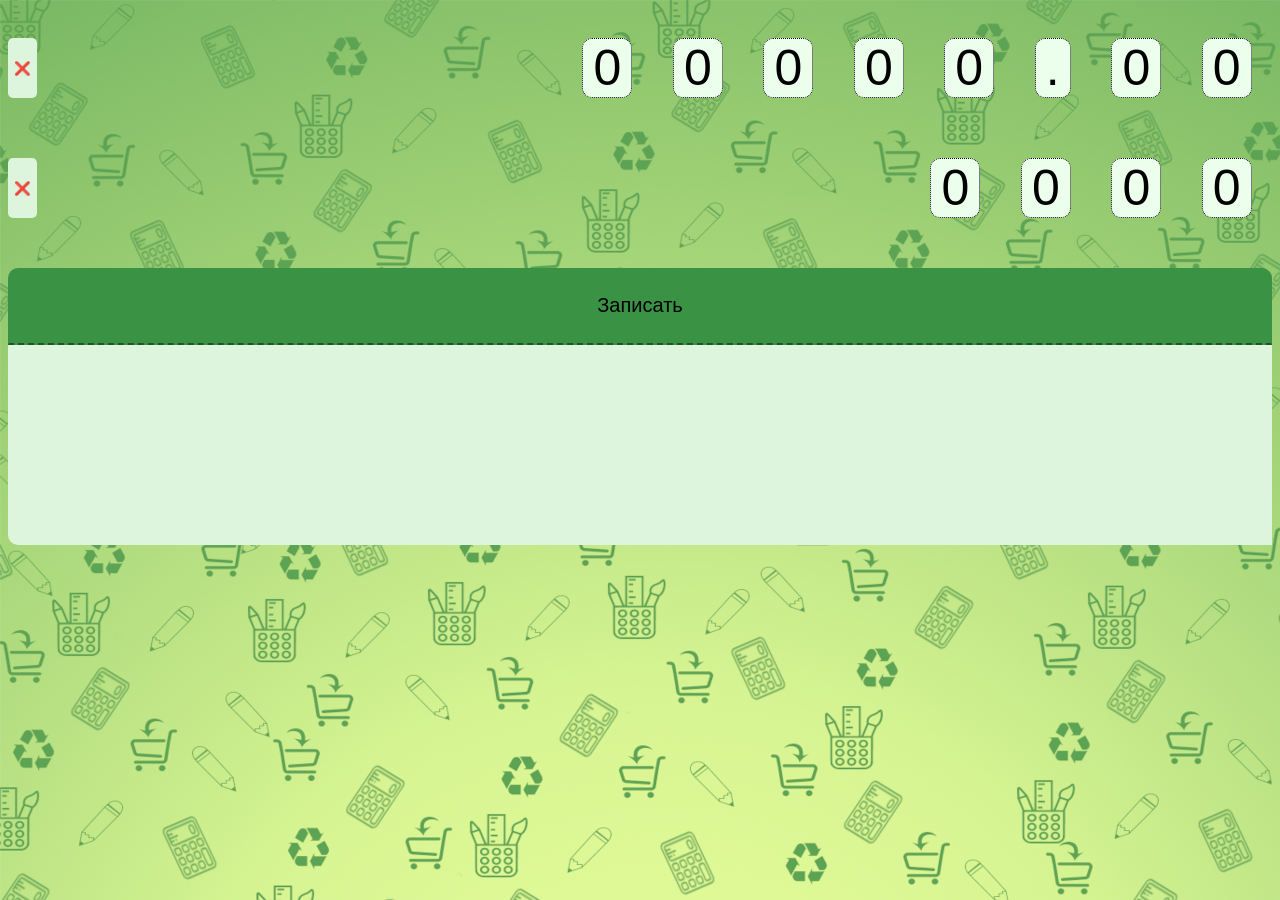
<file: index.html>
<!DOCTYPE html>
<html lang="en">
<head>
    <meta charset="UTF-8">
    <meta name="viewport" content="width=device-width, initial-scale=1.0">
    <link rel="stylesheet" href="./style.css">
    <title>Document</title>
</head>
<body>
    <form class="form_chek">
        <div class="bigbox">
            <div class="box1">
                <div class="colls_rows">   
                    <button class="clear_money"><p class="clear_img">&#10060</p></button> 

                    <div class="minibox1">     
                        <div class="row_mone1 money">0</div>
                        <div class="row_mone2 money">0</div>
                        <div class="row_mone3 money">0</div>
                        <div class="row_mone4 money">0</div>
                        <div class="row_mone5 money">0</div>
                        <div class="money">.</div>
                        <div class="row_mone6 money">0</div>
                        <div class="row_mone7 money">0</div>
                    </div>

                </div>
                <div class="colls_item">
                    <button class="clear_items"><p class="clear_img">&#10060</p></button>
                    <div class="minibox2"> 
                        <div class="row_item1 items">0</div>
                        <div class="row_item2 items">0</div>
                        <div class="row_item3 items">0</div>
                        <div class="row_item4 items">0</div>
                    </div>

                </div>
                </div>
            

        </div>
        

        <button class="press_sours">Записать</button>
    </form>
    

    <form action="" class="list_check">
        
    </form>

    <script src="./apps.js"></script>
</body>
</html>
</file>
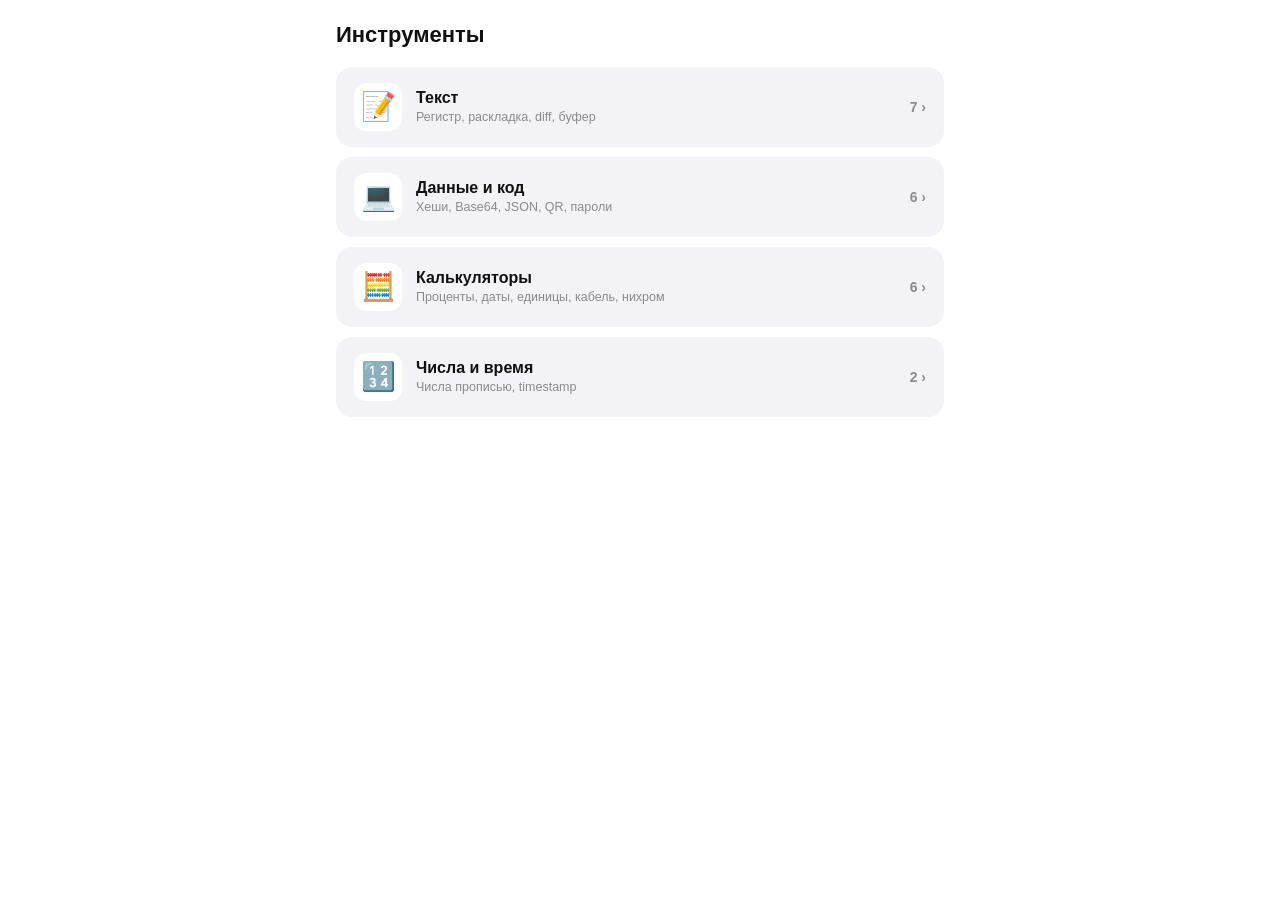
<file: tools.html>
<!DOCTYPE html>
<html lang="ru">
<head>
<meta charset="utf-8">
<meta name="viewport" content="width=device-width, initial-scale=1, maximum-scale=1, viewport-fit=cover">
<meta name="color-scheme" content="light dark">
<title>Инструменты</title>
<script src="https://telegram.org/js/telegram-web-app.js"></script>
<style>
  :root{
    --bg: var(--tg-theme-bg-color, #ffffff);
    --text: var(--tg-theme-text-color, #111111);
    --hint: var(--tg-theme-hint-color, #8a8a8e);
    --link: var(--tg-theme-link-color, #2481cc);
    --btn: var(--tg-theme-button-color, #2481cc);
    --btn-text: var(--tg-theme-button-text-color, #ffffff);
    --sec: var(--tg-theme-secondary-bg-color, #f2f2f7);
    --card: var(--tg-theme-section-bg-color, #ffffff);
    --sep: rgba(128,128,128,.18);
  }
  *{box-sizing:border-box; -webkit-tap-highlight-color:transparent;}
  html,body{margin:0;padding:0;}
  body{
    font-family:-apple-system,BlinkMacSystemFont,"SF Pro Text","Segoe UI",Roboto,Helvetica,Arial,sans-serif;
    background:var(--bg); color:var(--text);
    min-height:100vh; font-size:16px; line-height:1.4;
    padding-bottom:env(safe-area-inset-bottom);
    overscroll-behavior:none;
  }
  .app{max-width:640px;margin:0 auto;padding:10px 16px 40px;}

  .topbar{display:flex;align-items:center;gap:10px;padding:10px 0 16px;min-height:52px;}
  .topbar h1{font-size:22px;font-weight:700;margin:0;flex:1;
    overflow:hidden;text-overflow:ellipsis;white-space:nowrap;}
  .back{
    background:var(--sec);border:0;color:var(--text);
    width:38px;height:38px;border-radius:50%;font-size:19px;
    display:flex;align-items:center;justify-content:center;
    cursor:pointer;flex-shrink:0;transition:transform .12s;
  }
  .back:active{transform:scale(.92);}
  .hidden{display:none !important;}

  .catList{display:flex;flex-direction:column;gap:10px;animation:fade .18s ease;}
  .cat{
    display:flex;align-items:center;gap:14px;
    background:var(--sec);border:0;border-radius:16px;
    padding:16px 18px;cursor:pointer;color:var(--text);
    font-family:inherit;text-align:left;width:100%;
    transition:transform .12s,opacity .12s;
  }
  .cat:active{transform:scale(.98);opacity:.85;}
  .catIco{
    font-size:28px;line-height:1;flex-shrink:0;
    width:48px;height:48px;border-radius:12px;
    display:flex;align-items:center;justify-content:center;
    background:var(--bg);
  }
  .catInfo{flex:1;min-width:0;}
  .catTitle{font-size:16px;font-weight:700;margin-bottom:3px;}
  .catSub{
    font-size:12.5px;color:var(--hint);
    overflow:hidden;text-overflow:ellipsis;white-space:nowrap;
  }
  .catCount{font-size:14px;color:var(--hint);font-weight:700;flex-shrink:0;}

  .grid{display:grid;grid-template-columns:1fr 1fr;gap:12px;animation:fade .18s ease;}
  .card{
    background:var(--sec);border:0;border-radius:16px;
    padding:20px 14px;display:flex;flex-direction:column;
    align-items:center;gap:10px;cursor:pointer;color:var(--text);
    font-family:inherit;font-size:14px;font-weight:600;text-align:center;
    transition:transform .12s, opacity .12s;min-height:108px;justify-content:center;
  }
  .card:active{transform:scale(.96);opacity:.8;}
  .card .ico{font-size:30px;line-height:1;}

  .panel{animation:fade .18s ease;}
  @keyframes fade{from{opacity:0;transform:translateY(6px)}to{opacity:1;transform:none}}

  label.fld{display:block;font-size:13px;color:var(--hint);margin:0 0 6px 2px;font-weight:500;}

  textarea,input[type=text],input[type=password],input[type=datetime-local],input[type=date],input[type=number],input[type=email],input[type=tel]{
    width:100%;background:var(--sec);border:1.5px solid transparent;
    border-radius:12px;padding:12px 14px;color:var(--text);
    font-family:inherit;font-size:16px;line-height:1.45;resize:vertical;
    outline:none;transition:border-color .15s;
    -webkit-appearance:none;appearance:none;
  }
  textarea{min-height:110px;}
  textarea:focus,input[type=text]:focus,input[type=password]:focus,input[type=datetime-local]:focus,input[type=date]:focus,input[type=number]:focus,input[type=email]:focus,input[type=tel]:focus{border-color:var(--btn);}
  textarea::placeholder,input::placeholder{color:var(--hint);}
  input[type=password]::-ms-reveal,
  input[type=password]::-ms-clear{display:none;}
  input[type=date]::-webkit-calendar-picker-indicator,
  input[type=datetime-local]::-webkit-calendar-picker-indicator{opacity:0;}

  .pwd-wrap{position:relative;display:block;}
  .pwd-wrap input{padding-right:48px;}
  .pwd-toggle{
    position:absolute;right:5px;top:50%;transform:translateY(-50%);
    background:transparent;border:0;color:var(--hint);
    width:38px;height:38px;border-radius:50%;
    display:flex;align-items:center;justify-content:center;
    cursor:pointer;font-size:18px;font-family:inherit;
    -webkit-tap-highlight-color:transparent;
  }
  .pwd-toggle:active{transform:translateY(-50%) scale(.9);}
  .pwd-toggle.on{color:var(--btn);}

  .dateWrap{position:relative;display:block;}
  .dateWrap .dateText{padding-right:48px;}
  .dateWrap .dateNative{
    position:absolute;left:0;top:0;width:1px;height:1px;
    opacity:0;pointer-events:none;border:0;padding:0;
    -webkit-appearance:none;appearance:none;
  }
  .dateWrap .dateBtn{
    position:absolute;right:5px;top:50%;transform:translateY(-50%);
    background:transparent;border:0;color:var(--hint);
    width:38px;height:38px;border-radius:50%;
    display:flex;align-items:center;justify-content:center;
    cursor:pointer;font-size:18px;font-family:inherit;
    -webkit-tap-highlight-color:transparent;
  }
  .dateWrap .dateBtn:active{transform:translateY(-50%) scale(.9);}

  .seg{display:flex;background:var(--sec);border-radius:12px;padding:3px;gap:3px;margin-bottom:14px;}
  .seg button{
    flex:1;border:0;background:transparent;color:var(--text);
    padding:9px 6px;border-radius:9px;font-size:14px;font-weight:600;
    font-family:inherit;cursor:pointer;transition:background .15s;
  }
  .seg button.on{background:var(--bg);box-shadow:0 1px 4px rgba(0,0,0,.12);}
  .seg.sm button{padding:7px 4px;font-size:13px;}
  .seg.wrap{flex-wrap:wrap;gap:6px;padding:6px;}
  .seg.wrap button{
    flex:1 0 calc(50% - 3px);min-height:44px;
    padding:8px 6px;font-size:13px;line-height:1.2;
  }
  .seg.wrap button.wide{flex:1 0 100%;}
  .opTitle{
    font-size:14px;color:var(--hint);font-weight:500;
    margin:2px 2px 10px;text-align:center;line-height:1.4;
  }
  .opTitle b{color:var(--text);font-weight:600;}

  .row{display:flex;gap:10px;margin-top:12px;}
  .btn{
    flex:1;border:0;border-radius:12px;padding:13px 16px;
    font-size:15px;font-weight:600;font-family:inherit;cursor:pointer;
    background:var(--btn);color:var(--btn-text);transition:transform .12s,opacity .12s;
  }
  .btn.ghost{background:var(--sec);color:var(--text);}
  .btn:active{transform:scale(.97);opacity:.85;}
  .btn:disabled{opacity:.45;}
  .btn.sm{padding:8px 12px;font-size:13px;flex:0 1 auto;border-radius:10px;}

  .out{
    margin-top:14px;background:var(--sec);border-radius:12px;
    padding:14px;font-size:15px;word-break:break-word;
    white-space:pre-wrap;font-family:ui-monospace,SFMono-Regular,Menlo,monospace;
    line-height:1.5;position:relative;min-height:52px;
  }
  .out.small{font-size:13.5px;}
  .out .empty{color:var(--hint);font-family:inherit;font-weight:400;}

  .stats{display:grid;grid-template-columns:1fr 1fr;gap:10px;margin-top:14px;}
  .stat{background:var(--sec);border-radius:12px;padding:12px 14px;}
  .stat .v{font-size:22px;font-weight:700;line-height:1.15;font-variant-numeric:tabular-nums;}
  .stat .k{font-size:12px;color:var(--hint);margin-top:3px;}
  .stat.full{grid-column:1/-1;}
  .stat .v.small{font-size:15px;font-weight:600;line-height:1.4;word-break:break-word;}

  .hashrow{margin-top:12px;}
  .hashrow .name{font-size:12px;color:var(--hint);font-weight:600;letter-spacing:.4px;margin-bottom:5px;}
  .hashrow .val{
    background:var(--sec);border-radius:12px;padding:12px 14px;
    font-family:ui-monospace,SFMono-Regular,Menlo,monospace;
    font-size:12.5px;word-break:break-all;line-height:1.5;
    display:flex;align-items:flex-start;gap:8px;
  }
  .hashrow .val span{flex:1;}
  .mini{
    background:transparent;border:0;color:var(--link);font-size:12px;
    font-weight:600;cursor:pointer;padding:2px 0;font-family:inherit;flex-shrink:0;
  }

  .convRow{
    display:flex;align-items:center;gap:10px;
    background:var(--sec);border-radius:10px;padding:11px 13px;margin-bottom:8px;
  }
  .convRow .cn{
    font-size:13px;color:var(--hint);flex:1;min-width:0;
    overflow:hidden;text-overflow:ellipsis;white-space:nowrap;
  }
  .convRow .cv{font-size:15px;font-weight:600;font-variant-numeric:tabular-nums;white-space:nowrap;}
  .convRow .cu{font-size:12px;color:var(--hint);font-weight:500;margin-left:2px;}

  .letters{
    background:var(--sec);border-radius:12px;padding:12px;
    display:flex;flex-wrap:wrap;gap:6px;max-height:260px;overflow-y:auto;
    min-height:52px;align-content:flex-start;
  }
  .ltr{
    background:var(--bg);border-radius:8px;padding:5px 9px;
    font-size:13px;display:inline-flex;align-items:center;gap:6px;
    font-family:ui-monospace,SFMono-Regular,Menlo,monospace;
  }
  .ltr b{font-weight:700;}
  .ltr .cnt{color:var(--hint);font-size:12px;font-weight:700;}

  .qrbox{
    margin-top:14px;background:#fff;border-radius:16px;padding:14px;
    display:flex;justify-content:center;align-items:center;min-height:120px;
  }
  .qrbox canvas{width:100%;max-width:340px;height:auto;image-rendering:pixelated;display:block;}

  .err{color:#e0453e;font-size:13px;margin-top:10px;font-weight:500;}
  .hintnote{color:var(--hint);font-size:12px;margin-top:10px;text-align:center;line-height:1.5;}

  .chk{display:flex;align-items:center;gap:10px;font-size:14px;padding:8px 0;cursor:pointer;user-select:none;}
  .chk input{width:18px;height:18px;accent-color:var(--btn);flex-shrink:0;}

  input[type=range]{width:100%;height:32px;accent-color:var(--btn);background:transparent;}

  .strength{height:8px;background:var(--sec);border-radius:6px;margin-top:12px;overflow:hidden;}
  .strength .bar{height:100%;width:0;transition:width .3s,background .3s;border-radius:6px;}

  .caseBtns{display:flex;flex-wrap:wrap;gap:6px;margin-top:12px;}
  .caseBtns .btn{padding:8px 12px;font-size:13px;flex:0 1 auto;border-radius:10px;}

  .colorPreview{height:96px;border-radius:14px;margin-bottom:16px;border:1px solid var(--sep);background:#3498db;}

  .twoCols{display:grid;grid-template-columns:1fr 1fr;gap:10px;margin-bottom:12px;}
  @media (max-width:520px) and (orientation:portrait){
    .twoCols{grid-template-columns:1fr;}
  }
  .twoCols.stacked{grid-template-columns:1fr !important;}
  .twoCols.force-horizontal{grid-template-columns:1fr 1fr !important;}

  .diff2{
    margin-top:6px;background:var(--sec);border-radius:12px;padding:8px;
    display:grid;gap:2px 6px;max-height:520px;overflow-y:auto;
    font-family:ui-monospace,SFMono-Regular,Menlo,monospace;
    font-size:12.5px;line-height:1.5;
  }
  .diff2.split{grid-template-columns:auto 1fr auto 1fr;column-gap:16px;}
  .diff2.unified{grid-template-columns:auto 1fr;column-gap:8px;}
  .diff2 .lno{
    color:var(--hint);font-size:11px;text-align:right;
    padding:1px 2px;user-select:none;font-variant-numeric:tabular-nums;min-width:22px;
  }
  .diff2 .cell{
    padding:1px 8px;white-space:pre-wrap;word-break:break-word;
    border-radius:3px;min-height:18px;
  }
  .diff2 .cell.add{background:rgba(52,199,89,.18);color:#1c7c3f;}
  .diff2 .cell.del{background:rgba(255,59,48,.18);color:#b03a2e;}
  .diff2 .cell.same{color:var(--hint);}
  .diff2 .cell.empty{background:rgba(128,128,128,.06);}
  @media (prefers-color-scheme: dark){
    .diff2 .cell.add{color:#7ee2a8;}
    .diff2 .cell.del{color:#ff8a82;}
  }
  .diff2 .hdr{
    color:var(--hint);font-size:11px;letter-spacing:.4px;
    margin:6px 4px 2px;font-weight:600;text-align:center;
  }
  .diff2 .hdr.span2{grid-column:span 2;}
  .diff2 .summary{
    grid-column:1/-1;color:var(--hint);font-size:11px;
    letter-spacing:.4px;margin:8px 4px 2px;font-weight:600;text-align:center;
  }

  select.sel{
    width:100%;background:var(--sec);border:1.5px solid transparent;
    border-radius:12px;padding:11px 32px 11px 14px;color:var(--text);
    font-family:inherit;font-size:15px;outline:none;appearance:none;
    -webkit-appearance:none;
    background-image:url("data:image/svg+xml;utf8,<svg xmlns='http://www.w3.org/2000/svg' width='12' height='8'><path d='M1 1l5 5 5-5' stroke='%23888' stroke-width='2' fill='none' stroke-linecap='round'/></svg>");
    background-repeat:no-repeat;background-position:right 12px center;
  }

  input[type=color]{width:100%;height:52px;border:0;border-radius:12px;background:var(--sec);padding:4px;cursor:pointer;}

  .classRow{
    display:flex;gap:12px;align-items:flex-start;
    background:var(--sec);border-radius:12px;
    padding:12px 14px;margin-bottom:8px;
  }
  .classBadge{
    width:46px;height:46px;border-radius:10px;
    background:var(--btn);color:var(--btn-text);
    display:flex;align-items:center;justify-content:center;
    font-weight:700;font-size:17px;flex-shrink:0;
    letter-spacing:-.5px;
  }
  .classBody{flex:1;min-width:0;}
  .classTitle{font-weight:600;font-size:14px;margin-bottom:3px;}
  .classApp{font-size:12.5px;color:var(--hint);line-height:1.45;}

  .infoCard{
    background:var(--sec);border-radius:12px;padding:12px 14px;
    margin-top:8px;
  }
  .infoCard .t{font-size:12px;color:var(--hint);font-weight:600;
    letter-spacing:.4px;margin-bottom:6px;}
  .infoCard .d{font-size:13.5px;line-height:1.5;}

  .resultBig{
    background:rgba(52,199,89,.10);
    border-radius:12px;padding:16px;text-align:center;margin-top:12px;
  }
  .resultBig .k{font-size:12px;color:var(--hint);margin-bottom:6px;}

  .okBadge{
    display:inline-block;padding:5px 12px;border-radius:20px;
    font-size:13px;font-weight:600;
  }
  .okBadge.ok{background:rgba(52,199,89,.22);color:#1c7c3f;}
  .okBadge.bad{background:rgba(255,59,48,.22);color:#b03a2e;}
  @media (prefers-color-scheme: dark){
    .okBadge.ok{color:#7ee2a8;}
    .okBadge.bad{color:#ff8a82;}
  }

  .clipItem{
    background:var(--sec);border-radius:12px;
    padding:12px;margin-bottom:10px;
  }
  .clipPreview{
    background:var(--bg);border-radius:8px;padding:6px;
    display:flex;justify-content:center;margin-bottom:8px;
  }
  .clipPreview img{
    max-width:100%;max-height:220px;border-radius:6px;display:block;
  }
  .clipText{
    font-family:ui-monospace,SFMono-Regular,Menlo,monospace;
    font-size:13.5px;line-height:1.5;
    white-space:pre-wrap;word-break:break-word;
    max-height:120px;overflow:hidden;
  }
  .clipMeta{
    font-size:11px;color:var(--hint);margin-top:8px;
  }
  .clipActions{
    display:flex;gap:8px;margin-top:8px;
    border-top:1px solid var(--sep);padding-top:8px;
  }
  .clipActions .mini{font-size:12px;padding:4px 0;}

  .toast{
    position:fixed;left:50%;bottom:28px;transform:translateX(-50%) translateY(20px);
    background:rgba(0,0,0,.82);color:#fff;padding:10px 20px;border-radius:22px;
    font-size:14px;font-weight:500;opacity:0;pointer-events:none;
    transition:all .22s;z-index:99;backdrop-filter:blur(8px);
  }
  .toast.show{opacity:1;transform:translateX(-50%) translateY(0);}
</style>
</head>
<body>
<div class="app">
  <div class="topbar">
    <button class="back hidden" id="backBtn">←</button>
    <h1 id="title">Инструменты</h1>
  </div>
  <div id="main"></div>
</div>
<div class="toast" id="toast"></div>

<script>
/* ============================================================
   Telegram WebApp
   ============================================================ */
const tg = window.Telegram && window.Telegram.WebApp ? window.Telegram.WebApp : null;
if (tg) {
  try { tg.ready(); tg.expand(); } catch(e){}
  if (tg.setHeaderColor) { try { tg.setHeaderColor('secondary_bg_color'); } catch(e){} }
}

let _mbGetter = null;
let _currentCleanup = null;

function setMainButton(getter){
  _mbGetter = getter;
  refreshMainButton();
}
function refreshMainButton(){
  if (!tg || !tg.MainButton) return;
  if (!_mbGetter){ try { tg.MainButton.hide(); } catch(e){} return; }
  let r = '';
  try { r = _mbGetter() || ''; } catch(e){ r = ''; }
  if (String(r).trim().length){
    try { tg.MainButton.setText('Отправить в чат'); tg.MainButton.show(); } catch(e){}
  } else {
    try { tg.MainButton.hide(); } catch(e){}
  }
}
if (tg && tg.MainButton){
  tg.MainButton.onClick(() => {
    if (!_mbGetter) return;
    let text = '';
    try { text = String(_mbGetter() || ''); } catch(e){}
    if (!text.trim()) return;
    try { tg.openTelegramLink('https://t.me/share/url?url=' + encodeURIComponent(text)); } catch(e){}
  });
}

/* ============================================================
   Утилиты
   ============================================================ */
const enc = new TextEncoder();
const dec = new TextDecoder();

function toast(msg){
  const t = document.getElementById('toast');
  t.textContent = msg;
  t.classList.add('show');
  clearTimeout(t._tm);
  t._tm = setTimeout(()=>t.classList.remove('show'), 1800);
}
async function copyText(txt){
  if (!txt) return;
  try {
    if (navigator.clipboard && window.isSecureContext) {
      await navigator.clipboard.writeText(txt);
    } else {
      const ta = document.createElement('textarea');
      ta.value = txt; ta.style.position = 'fixed'; ta.style.opacity = '0';
      document.body.appendChild(ta); ta.select();
      document.execCommand('copy'); document.body.removeChild(ta);
    }
    toast('Скопировано');
    if (tg && tg.HapticFeedback) try { tg.HapticFeedback.impactOccurred('light'); } catch(e){}
  } catch(e) { toast('Не удалось скопировать'); }
}
function esc(s){
  return String(s).replace(/[&<>"']/g, c => ({'&':'&amp;','<':'&lt;','>':'&gt;','"':'&quot;',"'":'&#39;'}[c]));
}

/* ============================================================
   Поля даты
   ============================================================ */
function parseUserDate(str, withTime){
  if (!str) return null;
  str = String(str).trim();
  if (!str) return null;
  let time = { h: 0, m: 0, s: 0 };
  let hasTime = false;
  const timeMatch = str.match(/(\d{1,2}):(\d{1,2})(?::(\d{1,2}))?\s*$/);
  if (timeMatch){
    const h = +timeMatch[1], m = +timeMatch[2], s = timeMatch[3] ? +timeMatch[3] : 0;
    if (h > 23 || m > 59 || s > 59) return null;
    time = { h, m, s }; hasTime = true;
    str = str.slice(0, timeMatch.index).trim();
    if (!str) return null;
  }
  let y, mo, d;
  let m = str.match(/^(\d{4})[-./](\d{1,2})[-./](\d{1,2})$/);
  if (m){ y = +m[1]; mo = +m[2]; d = +m[3]; }
  else {
    m = str.match(/^(\d{1,2})[-./](\d{1,2})[-./](\d{2,4})$/);
    if (m){
      d = +m[1]; mo = +m[2]; y = +m[3];
      if (y < 100) y += y < 70 ? 2000 : 1900;
    } else {
      m = str.match(/^(\d{8})$/);
      if (m){
        const s = m[1]; const first4 = +s.slice(0,4);
        if (first4 >= 1900 && first4 <= 2199){ y = first4; mo = +s.slice(4,6); d = +s.slice(6,8); }
        else { d = +s.slice(0,2); mo = +s.slice(2,4); y = +s.slice(4,8); }
      } else {
        m = str.match(/^(\d{6})$/);
        if (m){
          const s = m[1];
          d = +s.slice(0,2); mo = +s.slice(2,4); y = +s.slice(4,6);
          y += y < 70 ? 2000 : 1900;
        } else return null;
      }
    }
  }
  if (mo < 1 || mo > 12 || d < 1 || d > 31 || y < 1900 || y > 2199) return null;
  const dt = new Date(y, mo - 1, d, time.h, time.m, time.s);
  if (dt.getFullYear() !== y || dt.getMonth() !== mo - 1 || dt.getDate() !== d) return null;
  return { date: dt, hasTime };
}
function formatUserDate(date, withTime){
  const d = String(date.getDate()).padStart(2, '0');
  const mo = String(date.getMonth() + 1).padStart(2, '0');
  const y = date.getFullYear();
  let s = `${d}.${mo}.${y}`;
  if (withTime){
    const h = String(date.getHours()).padStart(2, '0');
    const mi = String(date.getMinutes()).padStart(2, '0');
    s += ` ${h}:${mi}`;
  }
  return s;
}
function toNativeValue(date, withTime){
  const y = date.getFullYear();
  const mo = String(date.getMonth() + 1).padStart(2, '0');
  const d = String(date.getDate()).padStart(2, '0');
  let s = `${y}-${mo}-${d}`;
  if (withTime){
    const h = String(date.getHours()).padStart(2, '0');
    const mi = String(date.getMinutes()).padStart(2, '0');
    s += `T${h}:${mi}`;
  }
  return s;
}
function dateFieldWrap(id, initialValue, withTime){
  const placeholder = withTime ? 'дд.мм.гггг чч:мм' : 'дд.мм.гггг';
  return `
    <div class="dateWrap">
      <input type="text" id="${id}" class="dateText"
        placeholder="${placeholder}"
        value="${esc(initialValue || '')}"
        autocomplete="off" spellcheck="false">
      <input type="${withTime ? 'datetime-local' : 'date'}" id="${id}__native" class="dateNative" tabindex="-1">
      <button type="button" class="dateBtn" data-for="${id}" aria-label="Выбрать дату">📅</button>
    </div>`;
}
function bindDateField(container, id, withTime, onChange){
  const txt = container.querySelector('#' + id);
  const native = container.querySelector('#' + id + '__native');
  const btn = container.querySelector('.dateBtn[data-for="' + id + '"]');
  if (!txt || !native || !btn) return;
  const syncNative = () => {
    const p = parseUserDate(txt.value, withTime);
    if (p) native.value = toNativeValue(p.date, withTime);
  };
  txt.addEventListener('input', () => { syncNative(); onChange(); });
  txt.addEventListener('blur', () => {
    const p = parseUserDate(txt.value, withTime);
    if (p){ txt.value = formatUserDate(p.date, withTime); onChange(); }
  });
  btn.addEventListener('click', e => {
    e.preventDefault(); syncNative();
    try { if (typeof native.showPicker === 'function') native.showPicker(); else native.click(); }
    catch(err) { try { native.click(); } catch(_){} }
  });
  native.addEventListener('change', () => {
    if (!native.value) return;
    const parts = native.value.split('T');
    const [y, mo, d] = parts[0].split('-').map(Number);
    let hh = 0, mm = 0;
    if (parts[1]){ const t = parts[1].split(':'); hh = +t[0]; mm = +t[1]; }
    const dt = new Date(y, mo - 1, d, hh, mm);
    txt.value = formatUserDate(dt, withTime);
    onChange();
  });
  syncNative();
}

/* ============================================================
   MD5
   ============================================================ */
function md5(str){
  const bytes = enc.encode(str);
  const S = [7,12,17,22,7,12,17,22,7,12,17,22,7,12,17,22,
             5,9,14,20,5,9,14,20,5,9,14,20,5,9,14,20,
             4,11,16,23,4,11,16,23,4,11,16,23,4,11,16,23,
             6,10,15,21,6,10,15,21,6,10,15,21,6,10,15,21];
  const K = new Uint32Array(64);
  for (let i=0;i<64;i++) K[i] = Math.floor(Math.abs(Math.sin(i+1)) * 4294967296);
  const len = bytes.length, bitLen = len * 8;
  const padLen = ((len + 8) >> 6 << 6) + 64;
  const buf = new Uint8Array(padLen); buf.set(bytes); buf[len] = 0x80;
  const dv = new DataView(buf.buffer);
  dv.setUint32(padLen - 8, bitLen >>> 0, true);
  dv.setUint32(padLen - 4, Math.floor(bitLen / 4294967296), true);
  let a0=0x67452301,b0=0xefcdab89,c0=0x98badcfe,d0=0x10325476;
  const M = new Uint32Array(16);
  for (let off=0; off<padLen; off+=64){
    for (let i=0;i<16;i++) M[i] = dv.getUint32(off + i*4, true);
    let A=a0,B=b0,C=c0,D=d0;
    for (let i=0;i<64;i++){
      let F,g;
      if (i<16){F=(B&C)|(~B&D);g=i;}
      else if (i<32){F=(D&B)|(~D&C);g=(5*i+1)%16;}
      else if (i<48){F=B^C^D;g=(3*i+5)%16;}
      else{F=C^(B|~D);g=(7*i)%16;}
      F=(F+A+K[i]+M[g])>>>0;
      A=D;D=C;C=B;B=(B+(((F<<S[i])|(F>>>(32-S[i])))>>>0))>>>0;
    }
    a0=(a0+A)>>>0;b0=(b0+B)>>>0;c0=(c0+C)>>>0;d0=(d0+D)>>>0;
  }
  const out = new Uint8Array(16);
  const odv = new DataView(out.buffer);
  odv.setUint32(0,a0,true);odv.setUint32(4,b0,true);
  odv.setUint32(8,c0,true);odv.setUint32(12,d0,true);
  let hex='';
  for (let i=0;i<16;i++) hex += out[i].toString(16).padStart(2,'0');
  return hex;
}

/* ============================================================
   SHA-256
   ============================================================ */
function sha256(str){
  const bytes = enc.encode(str);
  const K = new Uint32Array([
    0x428a2f98,0x71374491,0xb5c0fbcf,0xe9b5dba5,0x3956c25b,0x59f111f1,0x923f82a4,0xab1c5ed5,
    0xd807aa98,0x12835b01,0x243185be,0x550c7dc3,0x72be5d74,0x80deb1fe,0x9bdc06a7,0xc19bf174,
    0xe49b69c1,0xefbe4786,0x0fc19dc6,0x240ca1cc,0x2de92c6f,0x4a7484aa,0x5cb0a9dc,0x76f988da,
    0x983e5152,0xa831c66d,0xb00327c8,0xbf597fc7,0xc6e00bf3,0xd5a79147,0x06ca6351,0x14292967,
    0x27b70a85,0x2e1b2138,0x4d2c6dfc,0x53380d13,0x650a7354,0x766a0abb,0x81c2c92e,0x92722c85,
    0xa2bfe8a1,0xa81a664b,0xc24b8b70,0xc76c51a3,0xd192e819,0xd6990624,0xf40e3585,0x106aa070,
    0x19a4c116,0x1e376c08,0x2748774c,0x34b0bcb5,0x391c0cb3,0x4ed8aa4a,0x5b9cca4f,0x682e6ff3,
    0x748f82ee,0x78a5636f,0x84c87814,0x8cc70208,0x90befffa,0xa4506ceb,0xbef9a3f7,0xc67178f2]);
  const H = new Uint32Array([0x6a09e667,0xbb67ae85,0x3c6ef372,0xa54ff53a,0x510e527f,0x9b05688c,0x1f83d9ab,0x5be0cd19]);
  const rotr = (x,n) => (x>>>n)|(x<<(32-n));
  const len = bytes.length, bitLen = len*8;
  const padLen = ((len+8)>>6<<6)+64;
  const buf = new Uint8Array(padLen); buf.set(bytes); buf[len] = 0x80;
  const dv = new DataView(buf.buffer);
  dv.setUint32(padLen-8, Math.floor(bitLen/4294967296), false);
  dv.setUint32(padLen-4, bitLen>>>0, false);
  const w = new Uint32Array(64);
  for (let off=0; off<padLen; off+=64){
    for (let i=0;i<16;i++) w[i] = dv.getUint32(off+i*4,false);
    for (let i=16;i<64;i++){
      const s0 = rotr(w[i-15],7)^rotr(w[i-15],18)^(w[i-15]>>>3);
      const s1 = rotr(w[i-2],17)^rotr(w[i-2],19)^(w[i-2]>>>10);
      w[i] = (w[i-16]+s0+w[i-7]+s1)>>>0;
    }
    let a=H[0],b=H[1],c=H[2],d=H[3],e=H[4],f=H[5],g=H[6],h=H[7];
    for (let i=0;i<64;i++){
      const S1 = rotr(e,6)^rotr(e,11)^rotr(e,25);
      const ch = (e&f)^(~e&g);
      const t1 = (h+S1+ch+K[i]+w[i])>>>0;
      const S0 = rotr(a,2)^rotr(a,13)^rotr(a,22);
      const maj = (a&b)^(a&c)^(b&c);
      const t2 = (S0+maj)>>>0;
      h=g;g=f;f=e;e=(d+t1)>>>0;d=c;c=b;b=a;a=(t1+t2)>>>0;
    }
    H[0]=(H[0]+a)>>>0;H[1]=(H[1]+b)>>>0;H[2]=(H[2]+c)>>>0;H[3]=(H[3]+d)>>>0;
    H[4]=(H[4]+e)>>>0;H[5]=(H[5]+f)>>>0;H[6]=(H[6]+g)>>>0;H[7]=(H[7]+h)>>>0;
  }
  let out='';
  for (let i=0;i<8;i++) out += H[i].toString(16).padStart(8,'0');
  return out;
}

/* ============================================================
   Base64
   ============================================================ */
function b64Encode(str){
  const bytes = enc.encode(str);
  let bin='';
  const CH = 0x8000;
  for (let i=0;i<bytes.length;i+=CH) bin += String.fromCharCode.apply(null, bytes.subarray(i,i+CH));
  return btoa(bin);
}
function b64Decode(b64){
  const clean = b64.replace(/\s+/g,'').replace(/-/g,'+').replace(/_/g,'/');
  const pad = clean.length % 4 ? '='.repeat(4 - clean.length % 4) : '';
  const bin = atob(clean + pad);
  const bytes = new Uint8Array(bin.length);
  for (let i=0;i<bin.length;i++) bytes[i] = bin.charCodeAt(i);
  return dec.decode(bytes);
}

/* ============================================================
   Раскладка
   ============================================================ */
const RU_TO_EN_CHARS = {
  'й':'q','ц':'w','у':'e','к':'r','е':'t','н':'y','г':'u','ш':'i',
  'щ':'o','з':'p','х':'[','ъ':']','ф':'a','ы':'s','в':'d','а':'f',
  'п':'g','р':'h','о':'j','л':'k','д':'l','ж':';','э':"'",'я':'z',
  'ч':'x','с':'c','м':'v','и':'b','т':'n','ь':'m','б':',','ю':'.',
  'ё':'`',
  'Й':'Q','Ц':'W','У':'E','К':'R','Е':'T','Н':'Y','Г':'U','Ш':'I',
  'Щ':'O','З':'P','Х':'{','Ъ':'}','Ф':'A','Ы':'S','В':'D','А':'F',
  'П':'G','Р':'H','О':'J','Л':'K','Д':'L','Ж':':','Э':'"','Я':'Z',
  'Ч':'X','С':'C','М':'V','И':'B','Т':'N','Ь':'M','Б':'<','Ю':'>',
  'Ё':'~'
};
const EN_TO_RU_CHARS = (() => { const o={}; for (const [k,v] of Object.entries(RU_TO_EN_CHARS)) o[v]=k; return o; })();
function convertLayout(text, dir, convertPunct = false){
  const map = dir === 'ru-en' ? RU_TO_EN_CHARS : EN_TO_RU_CHARS;
  const RE_LETTER = /\p{L}/u;
  let out = '';
  for (const ch of text){
    if (!convertPunct && !RE_LETTER.test(ch)){ out += ch; continue; }
    out += (map[ch] !== undefined) ? map[ch] : ch;
  }
  return out;
}

/* ============================================================
   Транслитерация
   ============================================================ */
const TRANSLIT_MAP = {
  'а':'a','б':'b','в':'v','г':'g','д':'d','е':'e','ё':'e','ж':'zh','з':'z',
  'и':'i','й':'y','к':'k','л':'l','м':'m','н':'n','о':'o','п':'p','р':'r',
  'с':'s','т':'t','у':'u','ф':'f','х':'kh','ц':'ts','ч':'ch','ш':'sh',
  'щ':'shch','ъ':'','ы':'y','ь':'','э':'e','ю':'yu','я':'ya',
  'А':'A','Б':'B','В':'V','Г':'G','Д':'D','Е':'E','Ё':'E','Ж':'Zh','З':'Z',
  'И':'I','Й':'Y','К':'K','Л':'L','М':'M','Н':'N','О':'O','П':'P','Р':'R',
  'С':'S','Т':'T','У':'U','Ф':'F','Х':'Kh','Ц':'Ts','Ч':'Ch','Ш':'Sh',
  'Щ':'Shch','Ъ':'','Ы':'Y','Ь':'','Э':'E','Ю':'Yu','Я':'Ya'
};
function translit(text, mode){
  let out = '';
  for (const ch of text) out += (TRANSLIT_MAP[ch] !== undefined) ? TRANSLIT_MAP[ch] : ch;
  if (mode === 'url'){
    out = out.toLowerCase().replace(/\s+/g, '-').replace(/[^a-z0-9\-_.~]/g, '').replace(/-+/g, '-').replace(/^-|-$/g, '');
  }
  return out;
}

/* ============================================================
   QR-код
   ============================================================ */
const QR = (function(){
  const EXP = new Uint8Array(512), LOG = new Uint8Array(256);
  (function(){
    let x = 1;
    for (let i=0;i<255;i++){ EXP[i]=x; LOG[x]=i; x<<=1; if (x&0x100) x^=0x11D; }
    for (let i=255;i<512;i++) EXP[i] = EXP[i-255];
  })();
  const mul = (a,b) => (a===0||b===0) ? 0 : EXP[LOG[a]+LOG[b]];
  function genPoly(n){
    let poly = [1];
    for (let i=0;i<n;i++){
      const c = EXP[i];
      const next = new Array(poly.length + 1).fill(0);
      for (let j=0;j<poly.length;j++){ next[j]^=poly[j]; next[j+1]^=mul(poly[j],c); }
      poly = next;
    }
    return poly;
  }
  function rsEncode(data, ecLen){
    const gen = genPoly(ecLen);
    const res = new Uint8Array(data.length + ecLen);
    res.set(data);
    for (let i=0;i<data.length;i++){
      const coef = res[i];
      if (coef !== 0) for (let j=0;j<gen.length;j++) res[i+j] ^= mul(gen[j], coef);
    }
    const out = [];
    for (let i=data.length;i<res.length;i++) out.push(res[i]);
    return out;
  }
  const INFO = [ null,
    {align:[],         L:[19,7, [[1,19]]],          M:[16,10,[[1,16]]],           Q:[13,13,[[1,13]]],           H:[9,17, [[1,9]]]},
    {align:[6,18],     L:[34,10,[[1,34]]],          M:[28,16,[[1,28]]],           Q:[22,22,[[1,22]]],           H:[16,28,[[1,16]]]},
    {align:[6,22],     L:[55,15,[[1,55]]],          M:[44,26,[[1,44]]],           Q:[34,18,[[2,17]]],           H:[26,22,[[2,13]]]},
    {align:[6,26],     L:[80,20,[[1,80]]],          M:[64,18,[[2,32]]],           Q:[48,26,[[2,24]]],           H:[36,16,[[4,9]]]},
    {align:[6,30],     L:[108,26,[[1,108]]],        M:[86,24,[[2,43]]],           Q:[62,18,[[2,15],[2,16]]],    H:[46,22,[[2,11],[2,12]]]},
    {align:[6,34],     L:[136,18,[[2,68]]],         M:[108,16,[[4,27]]],          Q:[76,24,[[4,19]]],           H:[60,28,[[4,15]]]},
    {align:[6,22,38],  L:[156,20,[[2,78]]],         M:[124,18,[[4,31]]],          Q:[88,18,[[2,14],[4,15]]],    H:[66,26,[[4,13],[1,14]]]},
    {align:[6,24,42],  L:[194,24,[[2,97]]],         M:[154,22,[[2,38],[2,39]]],   Q:[110,22,[[4,18],[2,19]]],   H:[86,26,[[4,14],[2,15]]]},
    {align:[6,26,46],  L:[232,30,[[2,116]]],        M:[182,22,[[3,36],[2,37]]],   Q:[132,20,[[4,16],[4,17]]],   H:[100,24,[[4,12],[4,13]]]},
    {align:[6,28,50],  L:[274,18,[[2,68],[2,69]]],  M:[216,26,[[4,43],[1,44]]],   Q:[154,24,[[6,19],[2,20]]],   H:[122,28,[[6,15],[2,16]]]},
    {align:[6,30,54],  L:[324,20,[[4,81]]],         M:[254,30,[[1,82],[4,43]]],   Q:[180,28,[[4,22],[4,23]]],   H:[140,24,[[3,12],[8,13]]]},
    {align:[6,32,58],  L:[370,24,[[2,92],[2,93]]],  M:[290,22,[[6,36],[2,37]]],   Q:[206,26,[[4,20],[6,21]]],   H:[158,28,[[7,14],[4,15]]]},
    {align:[6,34,62],  L:[428,26,[[4,107]]],        M:[334,22,[[8,37],[1,38]]],   Q:[244,24,[[8,20],[4,21]]],   H:[180,22,[[12,11],[4,12]]]},
    {align:[6,26,46,66], L:[461,30,[[3,115],[1,116]]], M:[365,24,[[4,40],[5,41]]], Q:[261,20,[[11,16],[5,17]]], H:[197,24,[[11,12],[5,13]]]},
    {align:[6,26,48,70], L:[523,22,[[5,87],[1,88]]], M:[415,24,[[5,41],[5,42]]], Q:[295,30,[[5,24],[7,25]]], H:[223,24,[[11,12],[7,13]]]}
  ];
  const EC_BITS = {L:1, M:0, Q:3, H:2};
  const MASKS = [
    (i,j)=>(i+j)%2===0,(i,j)=>i%2===0,(i,j)=>j%3===0,(i,j)=>(i+j)%3===0,
    (i,j)=>(Math.floor(i/2)+Math.floor(j/3))%2===0,
    (i,j)=>((i*j)%2)+((i*j)%3)===0,
    (i,j)=>(((i*j)%2)+((i*j)%3))%2===0,
    (i,j)=>(((i+j)%2)+((i*j)%3))%2===0];
  const getBit = (x,i) => (x>>>i)&1;
  function formatBits(ecl, mask){
    const data = (EC_BITS[ecl]<<3)|mask;
    let rem = data;
    for (let i=0;i<10;i++) rem = (rem<<1) ^ ((rem>>>9)*0x537);
    return ((data<<10)|(rem&0x3FF)) ^ 0x5412;
  }
  function versionBits(v){
    let rem = v;
    for (let i=0;i<12;i++) rem = (rem<<1) ^ ((rem>>>11)*0x1F25);
    return (v<<12)|(rem&0xFFF);
  }
  function buildMatrix(version, ecl, codewords){
    const size = version*4+17;
    const m = Array.from({length:size},()=>new Array(size).fill(0));
    const fn = Array.from({length:size},()=>new Array(size).fill(false));
    function finder(r,c){
      for (let dr=-1;dr<=7;dr++) for (let dc=-1;dc<=7;dc++){
        const rr=r+dr, cc=c+dc;
        if (rr<0||rr>=size||cc<0||cc>=size) continue;
        const inside = dr>=0&&dr<=6&&dc>=0&&dc<=6;
        let v = 0;
        if (inside && (dr===0||dr===6||dc===0||dc===6)) v=1;
        if (inside && dr>=2&&dr<=4&&dc>=2&&dc<=4) v=1;
        m[rr][cc]=v; fn[rr][cc]=true;
      }
    }
    finder(0,0);finder(0,size-7);finder(size-7,0);
    const centers = INFO[version].align;
    for (const r of centers) for (const c of centers){
      if (fn[r][c]) continue;
      for (let dr=-2;dr<=2;dr++) for (let dc=-2;dc<=2;dc++){
        const v = Math.max(Math.abs(dr),Math.abs(dc)) !== 1 ? 1 : 0;
        m[r+dr][c+dc]=v; fn[r+dr][c+dc]=true;
      }
    }
    for (let i=8;i<=size-9;i++){
      const v = i%2===0?1:0;
      if (!fn[6][i]){m[6][i]=v;fn[6][i]=true;}
      if (!fn[i][6]){m[i][6]=v;fn[i][6]=true;}
    }
    for (let i=0;i<=8;i++){
      if (!fn[8][i]) fn[8][i]=true;
      if (!fn[i][8]) fn[i][8]=true;
    }
    for (let i=0;i<8;i++){ fn[8][size-1-i]=true; fn[size-1-i][8]=true; }
    m[size-8][8]=1; fn[size-8][8]=true;
    if (version>=7){
      for (let i=0;i<6;i++) for (let j=0;j<3;j++){
        fn[size-11+j][i]=true; fn[i][size-11+j]=true;
      }
    }
    const totalBits = codewords.length*8;
    let bitIdx=0, upward=true;
    for (let col=size-1; col>0; col-=2){
      if (col===6) col=5;
      for (let i=0;i<size;i++){
        const row = upward ? size-1-i : i;
        for (let k=0;k<2;k++){
          const cc = col-k;
          if (!fn[row][cc]){
            m[row][cc] = bitIdx<totalBits ? (codewords[bitIdx>>3]>>(7-(bitIdx&7)))&1 : 0;
            bitIdx++;
          }
        }
      }
      upward = !upward;
    }
    return {m, fn, size};
  }
  function placeFormat(m, size, ecl, mask){
    const bits = formatBits(ecl, mask);
    for (let i=0;i<=5;i++) m[8][i]=getBit(bits,i);
    m[8][7]=getBit(bits,6); m[8][8]=getBit(bits,7); m[7][8]=getBit(bits,8);
    for (let i=9;i<15;i++) m[14-i][8]=getBit(bits,i);
    for (let i=0;i<8;i++) m[size-1-i][8]=getBit(bits,i);
    for (let i=8;i<15;i++) m[8][size-15+i]=getBit(bits,i);
    m[size-8][8]=1;
  }
  function placeVersion(m, size, v){
    if (v<7) return;
    const bits = versionBits(v);
    for (let i=0;i<6;i++) for (let j=0;j<3;j++){
      m[size-11+j][i]=getBit(bits,i*3+j);
      m[i][size-11+j]=getBit(bits,i*3+j);
    }
  }
  function penalty(m, size){
    let p=0;
    for (let i=0;i<size;i++){
      let rc=-1, rl=0;
      for (let j=0;j<size;j++){
        if (m[i][j]===rc) rl++;
        else { if (rl>=5) p+=3+(rl-5); rc=m[i][j]; rl=1; }
      }
      if (rl>=5) p+=3+(rl-5);
    }
    for (let j=0;j<size;j++){
      let rc=-1, rl=0;
      for (let i=0;i<size;i++){
        if (m[i][j]===rc) rl++;
        else { if (rl>=5) p+=3+(rl-5); rc=m[i][j]; rl=1; }
      }
      if (rl>=5) p+=3+(rl-5);
    }
    for (let i=0;i<size-1;i++) for (let j=0;j<size-1;j++){
      const v=m[i][j];
      if (v===m[i][j+1]&&v===m[i+1][j]&&v===m[i+1][j+1]) p+=3;
    }
    const P1=[1,0,1,1,1,0,1,0,0,0,0], P2=[0,0,0,0,1,0,1,1,1,0,1];
    const match = (arr,off,pat) => { for (let k=0;k<11;k++) if (arr[off+k]!==pat[k]) return false; return true; };
    for (let i=0;i<size;i++){
      const row=m[i]; const col=new Array(size);
      for (let j=0;j<size;j++) col[j]=m[j][i];
      for (let j=0;j<=size-11;j++){
        if (match(row,j,P1)) p+=40;
        if (match(row,j,P2)) p+=40;
        if (match(col,j,P1)) p+=40;
        if (match(col,j,P2)) p+=40;
      }
    }
    let dark=0;
    for (let i=0;i<size;i++) for (let j=0;j<size;j++) if (m[i][j]) dark++;
    p += Math.floor(Math.abs(dark*100/(size*size) - 50)/5)*10;
    return p;
  }
  function encode(text, ecl){
    const bytes = enc.encode(text);
    let ver=0, spec=null;
    for (let v=1;v<=15;v++){
      const s = INFO[v][ecl];
      const cbits = v < 10 ? 8 : 16;
      if (4 + cbits + bytes.length * 8 <= s[0] * 8){ ver=v; spec=s; break; }
    }
    if (!ver) throw new Error('Текст слишком длинный для QR (макс. ~520 байт)');
    const totalData = spec[0], blocks = spec[2], ecLen = spec[1];
    const bits = [];
    const put = (val,len) => { for (let i=len-1;i>=0;i--) bits.push((val>>>i)&1); };
    put(4,4); put(bytes.length, ver<10?8:16);
    for (const b of bytes) put(b,8);
    const cap = totalData*8;
    for (let i=0;i<4 && bits.length<cap;i++) bits.push(0);
    while (bits.length%8!==0) bits.push(0);
    const dataCw = [];
    for (let i=0;i<bits.length;i+=8){
      let v=0; for (let j=0;j<8;j++) v=(v<<1)|bits[i+j];
      dataCw.push(v);
    }
    let pad=0;
    while (dataCw.length<totalData){ dataCw.push(pad%2===0?0xEC:0x11); pad++; }
    const dataBlocks=[], ecBlocks=[];
    let pos=0;
    for (const [count,dLen] of blocks){
      for (let i=0;i<count;i++){
        const d = dataCw.slice(pos,pos+dLen); pos+=dLen;
        dataBlocks.push(d); ecBlocks.push(rsEncode(d,ecLen));
      }
    }
    const finalCw=[];
    const maxD = Math.max(...dataBlocks.map(b=>b.length));
    for (let i=0;i<maxD;i++) for (const b of dataBlocks) if (i<b.length) finalCw.push(b[i]);
    for (let i=0;i<ecLen;i++) for (const b of ecBlocks) finalCw.push(b[i]);
    const {m, fn, size} = buildMatrix(ver, ecl, finalCw);
    let best=null;
    for (let mask=0;mask<8;mask++){
      const mm = m.map(r=>r.slice());
      for (let i=0;i<size;i++) for (let j=0;j<size;j++){
        if (!fn[i][j] && MASKS[mask](i,j)) mm[i][j]^=1;
      }
      placeFormat(mm,size,ecl,mask);
      placeVersion(mm,size,ver);
      const p = penalty(mm,size);
      if (!best || p<best.p) best = {p, m:mm};
    }
    return {matrix: best.m, size, version: ver};
  }
  function draw(canvas, res, quiet){
    quiet = quiet==null?4:quiet;
    const {matrix, size} = res;
    const total = size + quiet*2;
    const scale = Math.max(2, Math.floor(360/total));
    const px = total*scale;
    canvas.width = px; canvas.height = px;
    canvas.style.width = '100%';
    const ctx = canvas.getContext('2d');
    ctx.fillStyle = '#ffffff'; ctx.fillRect(0,0,px,px);
    ctx.fillStyle = '#000000';
    for (let i=0;i<size;i++) for (let j=0;j<size;j++){
      if (matrix[i][j]) ctx.fillRect((j+quiet)*scale,(i+quiet)*scale,scale,scale);
    }
  }
  return {encode, draw};
})();

/* ============================================================
   Пароли
   ============================================================ */
function genPassword(len, opts){
  let alphabet = '';
  if (opts.lower) alphabet += 'abcdefghijklmnopqrstuvwxyz';
  if (opts.upper) alphabet += 'ABCDEFGHIJKLMNOPQRSTUVWXYZ';
  if (opts.digits) alphabet += '0123456789';
  if (opts.symbols) alphabet += '!@#$%^&*()-_=+[]{};:,.?/';
  if (opts.noSimilar) alphabet = alphabet.replace(/[l1IO0o]/g, '');
  if (!alphabet) return '';
  const arr = new Uint32Array(len);
  crypto.getRandomValues(arr);
  let out = '';
  for (let i=0;i<len;i++) out += alphabet[arr[i] % alphabet.length];
  return out;
}
function passwordStrength(pw){
  if (!pw) return {bits: 0, label: '—', color: 'var(--hint)', pct: 0};
  const sets = [/[a-z]/, /[A-Z]/, /[0-9]/, /[^a-zA-Z0-9]/].filter(r => r.test(pw)).length;
  const size = sets >= 4 ? 95 : sets === 3 ? 62 : sets === 2 ? 52 : 26;
  const bits = Math.round(pw.length * Math.log2(size));
  let label, color, pct;
  if (bits < 40){ label = 'Слабый'; color = '#e0453e'; pct = 25; }
  else if (bits < 60){ label = 'Средний'; color = '#f5a623'; pct = 50; }
  else if (bits < 80){ label = 'Хороший'; color = '#8bc34a'; pct = 75; }
  else { label = 'Отличный'; color = '#34c759'; pct = 100; }
  return {bits, label, color, pct};
}

/* ============================================================
   Цвет
   ============================================================ */
function clamp(v, lo, hi){ return Math.max(lo, Math.min(hi, v)); }
function hexToRgb(hex){
  hex = String(hex).trim().replace(/^#/, '');
  if (hex.length === 3) hex = hex.split('').map(c => c+c).join('');
  if (hex.length !== 6 && hex.length !== 8) return null;
  const r = parseInt(hex.slice(0,2),16), g = parseInt(hex.slice(2,4),16), b = parseInt(hex.slice(4,6),16);
  if ([r,g,b].some(x => isNaN(x))) return null;
  return {r,g,b};
}
function rgbToHex(r,g,b){
  return '#' + [r,g,b].map(x => clamp(Math.round(x),0,255).toString(16).padStart(2,'0')).join('');
}
function rgbToHsl(r,g,b){
  r/=255;g/=255;b/=255;
  const max=Math.max(r,g,b), min=Math.min(r,g,b);
  let h, s, l=(max+min)/2;
  if (max===min){ h=s=0; }
  else {
    const d = max-min;
    s = l>0.5 ? d/(2-max-min) : d/(max+min);
    switch(max){
      case r: h = (g-b)/d + (g<b?6:0); break;
      case g: h = (b-r)/d + 2; break;
      case b: h = (r-g)/d + 4; break;
    }
    h /= 6;
  }
  return {h: Math.round(h*360), s: Math.round(s*100), l: Math.round(l*100)};
}
function hslToRgb(h,s,l){
  h/=360; s/=100; l/=100;
  let r,g,b;
  if (s===0){ r=g=b=l; }
  else {
    const hue2rgb = (p,q,t) => {
      if (t<0) t+=1; if (t>1) t-=1;
      if (t<1/6) return p+(q-p)*6*t;
      if (t<1/2) return q;
      if (t<2/3) return p+(q-p)*(2/3-t)*6;
      return p;
    };
    const q = l<0.5 ? l*(1+s) : l+s-l*s;
    const p = 2*l-q;
    r = hue2rgb(p,q,h+1/3);
    g = hue2rgb(p,q,h);
    b = hue2rgb(p,q,h-1/3);
  }
  return {r: Math.round(r*255), g: Math.round(g*255), b: Math.round(b*255)};
}

/* ============================================================
   Diff
   ============================================================ */
function diffLines(a, b){
  const A = a.split('\n'), B = b.split('\n');
  const m = A.length, n = B.length;
  const dp = Array.from({length: m+1}, () => new Uint16Array(n+1));
  for (let i=1;i<=m;i++){
    for (let j=1;j<=n;j++){
      if (A[i-1] === B[j-1]) dp[i][j] = dp[i-1][j-1] + 1;
      else dp[i][j] = Math.max(dp[i-1][j], dp[i][j-1]);
    }
  }
  const res = [];
  let i=m, j=n;
  while (i>0 && j>0){
    if (A[i-1] === B[j-1]){ res.unshift({t:'same', s:A[i-1]}); i--; j--; }
    else if (dp[i-1][j] >= dp[i][j-1]){ res.unshift({t:'del', s:A[i-1]}); i--; }
    else { res.unshift({t:'add', s:B[j-1]}); j--; }
  }
  while (i>0){ res.unshift({t:'del', s:A[i-1]}); i--; }
  while (j>0){ res.unshift({t:'add', s:B[j-1]}); j--; }
  return res;
}
function buildSideBySide(diff){
  const rows = [];
  let i = 0;
  let lnLeft = 1, lnRight = 1;
  while (i < diff.length){
    if (diff[i].t === 'same'){
      rows.push({ left: diff[i].s, right: diff[i].s, same: true, leftNum: lnLeft, rightNum: lnRight });
      lnLeft++; lnRight++; i++;
    } else {
      const dels = [], adds = [], delNums = [], addNums = [];
      while (i < diff.length && diff[i].t !== 'same'){
        if (diff[i].t === 'del'){ dels.push(diff[i].s); delNums.push(lnLeft++); }
        else { adds.push(diff[i].s); addNums.push(lnRight++); }
        i++;
      }
      const n = Math.max(dels.length, adds.length);
      for (let j = 0; j < n; j++){
        rows.push({
          left:  j < dels.length ? dels[j] : null,
          right: j < adds.length ? adds[j] : null,
          leftNum:  j < delNums.length ? delNums[j] : null,
          rightNum: j < addNums.length ? addNums[j] : null,
          same: false
        });
      }
    }
  }
  return rows;
}

/* ============================================================
   YAML / CSV
   ============================================================ */
function yamlScalarStr(s){
  if (/^[a-zA-Z_][a-zA-Z0-9_\-./ ]*$/.test(s)) return s;
  return JSON.stringify(s);
}
function yamlValue(v, indent){
  const pad = '  '.repeat(indent);
  if (v === null || v === undefined) return 'null';
  if (typeof v === 'string') return yamlScalarStr(v);
  if (typeof v === 'number' || typeof v === 'boolean') return String(v);
  if (Array.isArray(v)){
    if (!v.length) return '[]';
    return '\n' + v.map(item => {
      const s = yamlValue(item, indent+1);
      if (s.startsWith('\n')){
        const lines = s.slice(1).split('\n');
        return pad + '- ' + lines[0].trimStart() +
          (lines.length > 1 ? '\n' + lines.slice(1).map(l => pad + '  ' + l.trimStart()).join('\n') : '');
      }
      return pad + '- ' + s;
    }).join('\n');
  }
  if (typeof v === 'object'){
    const keys = Object.keys(v);
    if (!keys.length) return '{}';
    return '\n' + keys.map(k => {
      const s = yamlValue(v[k], indent+1);
      if (s.startsWith('\n')) return pad + k + ':' + s;
      return pad + k + ': ' + s;
    }).join('\n');
  }
  return String(v);
}
function yamlStringify(obj){
  const s = yamlValue(obj, 0);
  return s.startsWith('\n') ? s.slice(1) : s;
}
function parseScalarValue(str){
  str = String(str).trim();
  if (str === '' || str === '~' || str === 'null') return null;
  if (str === 'true' || str === 'yes' || str === 'on') return true;
  if (str === 'false' || str === 'no' || str === 'off') return false;
  if (/^-?\d+$/.test(str)) return parseInt(str,10);
  if (/^-?\d+\.\d+$/.test(str)) return parseFloat(str);
  if ((str.startsWith('"') && str.endsWith('"')) || (str.startsWith("'") && str.endsWith("'"))) return str.slice(1,-1);
  if (str.startsWith('[') && str.endsWith(']')){
    const inner = str.slice(1,-1).trim();
    if (!inner) return [];
    return inner.split(',').map(s => parseScalarValue(s));
  }
  if (str.startsWith('{') && str.endsWith('}')){
    const inner = str.slice(1,-1).trim();
    if (!inner) return {};
    const obj = {};
    for (const pair of inner.split(',')){
      const idx = pair.indexOf(':');
      if (idx < 0) continue;
      const k = pair.slice(0,idx).trim(), v = pair.slice(idx+1).trim();
      obj[k] = parseScalarValue(v);
    }
    return obj;
  }
  return str;
}
function parseYAML(text){
  const rawLines = text.split(/\r?\n/);
  const lines = [];
  for (const raw of rawLines){
    if (raw.trim().startsWith('#')) continue;
    if (raw.trim() === '') continue;
    lines.push(raw);
  }
  let i = 0;
  const getIndent = line => line.match(/^ */)[0].length;
  function parseBlock(baseIndent){
    if (i >= lines.length) return null;
    const firstLine = lines[i];
    if (getIndent(firstLine) < baseIndent) return null;
    const isArray = firstLine.trimStart().startsWith('- ') || firstLine.trimStart() === '-';
    if (isArray){
      const arr = [];
      while (i < lines.length){
        const line = lines[i];
        const ind = getIndent(line);
        if (ind < baseIndent || ind > baseIndent) break;
        const content = line.trimStart();
        if (!content.startsWith('-')) break;
        const rest = content === '-' ? '' : content.slice(1).trimStart();
        i++;
        if (rest === '') arr.push(parseBlock(baseIndent + 2));
        else if (/^[^:]+:\s?/.test(rest) && !rest.startsWith('[') && !rest.startsWith('{')){
          const obj = {};
          const m = rest.match(/^([^:]+):\s*(.*)$/);
          const k = m[1].trim(), v = m[2].trim();
          obj[k] = v === '' ? parseBlock(baseIndent + 4) : parseScalarValue(v);
          while (i < lines.length){
            const l = lines[i];
            if (getIndent(l) !== baseIndent + 2) break;
            const c = l.trimStart();
            if (c.startsWith('-')) break;
            const mm = c.match(/^([^:]+):\s*(.*)$/);
            if (!mm) break;
            i++;
            obj[mm[1].trim()] = mm[2].trim() === '' ? parseBlock(baseIndent + 4) : parseScalarValue(mm[2].trim());
          }
          arr.push(obj);
        } else arr.push(parseScalarValue(rest));
      }
      return arr;
    }
    const obj = {};
    while (i < lines.length){
      const line = lines[i];
      const ind = getIndent(line);
      if (ind < baseIndent || ind > baseIndent) break;
      const content = line.trimStart();
      const m = content.match(/^([^:]+):\s*(.*)$/);
      if (!m) break;
      i++;
      const k = m[1].trim(), v = m[2].trim();
      if (v === ''){
        if (i < lines.length && getIndent(lines[i]) > baseIndent) obj[k] = parseBlock(getIndent(lines[i]));
        else obj[k] = null;
      } else obj[k] = parseScalarValue(v);
    }
    return obj;
  }
  return parseBlock(0);
}
function parseCSV(text){
  const rows = [];
  let row = [], field = '', inQuotes = false;
  for (let i=0;i<text.length;i++){
    const c = text[i];
    if (inQuotes){
      if (c === '"'){
        if (text[i+1] === '"'){ field += '"'; i++; }
        else inQuotes = false;
      } else field += c;
    } else {
      if (c === '"') inQuotes = true;
      else if (c === ','){ row.push(field); field = ''; }
      else if (c === '\n'){ row.push(field); rows.push(row); row = []; field = ''; }
      else if (c !== '\r') field += c;
    }
  }
  if (field !== '' || row.length){ row.push(field); rows.push(row); }
  if (!rows.length) return [];
  const header = rows[0];
  return rows.slice(1).map(r => {
    const o = {};
    header.forEach((h,idx) => o[h] = r[idx] !== undefined ? r[idx] : '');
    return o;
  });
}
function csvCell(v){
  if (v === null || v === undefined) return '';
  const s = String(v);
  if (/[",\n\r]/.test(s)) return '"' + s.replace(/"/g,'""') + '"';
  return s;
}
function stringifyCSV(data){
  if (!Array.isArray(data)){
    if (typeof data === 'object' && data !== null) data = [data];
    else return String(data);
  }
  if (!data.length) return '';
  if (typeof data[0] !== 'object' || data[0] === null || Array.isArray(data[0])){
    return data.map(r => Array.isArray(r) ? r.map(csvCell).join(',') : csvCell(r)).join('\n');
  }
  const headers = [...new Set(data.flatMap(o => Object.keys(o)))];
  const lines = [headers.map(csvCell).join(',')];
  for (const o of data) lines.push(headers.map(h => csvCell(o[h])).join(','));
  return lines.join('\n');
}

/* ============================================================
   Единицы
   ============================================================ */
const UNITS = {
  length: { name: 'Длина', units: {
    mm:{n:'Миллиметр',f:0.001}, cm:{n:'Сантиметр',f:0.01}, m:{n:'Метр',f:1},
    km:{n:'Километр',f:1000}, in:{n:'Дюйм',f:0.0254}, ft:{n:'Фут',f:0.3048},
    yd:{n:'Ярд',f:0.9144}, mi:{n:'Миля',f:1609.344}, nmi:{n:'Морская миля',f:1852}
  }},
  mass: { name: 'Масса', units: {
    mg:{n:'Миллиграмм',f:1e-6}, g:{n:'Грамм',f:0.001}, kg:{n:'Килограмм',f:1},
    t:{n:'Тонна',f:1000}, oz:{n:'Унция',f:0.028349523125},
    lb:{n:'Фунт',f:0.45359237}, st:{n:'Стоун',f:6.35029318}
  }},
  volume: { name: 'Объём', units: {
    ml:{n:'Миллилитр',f:0.001}, l:{n:'Литр',f:1}, m3:{n:'Кубометр',f:1000},
    floz:{n:'Унция жидкости (US)',f:0.0295735295625},
    pt:{n:'Пинта (US)',f:0.473176473}, qt:{n:'Кварта (US)',f:0.946352946},
    gal:{n:'Галлон (US)',f:3.785411784}
  }},
  data: { name: 'Данные', units: {
    B:{n:'Байт',f:1}, KB:{n:'Килобайт (1000)',f:1000},
    MB:{n:'Мегабайт (1000²)',f:1e6}, GB:{n:'Гигабайт (1000³)',f:1e9},
    TB:{n:'Терабайт',f:1e12}, KiB:{n:'Кибибайт (1024)',f:1024},
    MiB:{n:'Мебибайт (1024²)',f:1024**2}, GiB:{n:'Гибибайт (1024³)',f:1024**3},
    TiB:{n:'Тебибайт (1024⁴)',f:1024**4}
  }},
  temp: { name: 'Температура', units: {
    C:{n:'Цельсий',f:0}, F:{n:'Фаренгейт',f:0}, K:{n:'Кельвин',f:0}
  }}
};
function convertUnit(value, cat, from, to){
  if (cat === 'temp'){
    let c;
    if (from === 'C') c = value;
    else if (from === 'F') c = (value - 32) * 5/9;
    else c = value - 273.15;
    if (to === 'C') return c;
    if (to === 'F') return c * 9/5 + 32;
    return c + 273.15;
  }
  const u = UNITS[cat].units;
  return value * u[from].f / u[to].f;
}

/* ============================================================
   Числа прописью
   ============================================================ */
function pluralRu(n, forms){
  const n10 = Math.abs(n) % 10, n100 = Math.abs(n) % 100;
  if (n100 >= 11 && n100 <= 19) return forms[2];
  if (n10 === 1) return forms[0];
  if (n10 >= 2 && n10 <= 4) return forms[1];
  return forms[2];
}
function numberToWordsRu(num, gender){
  if (!isFinite(num)) return '';
  const neg = num < 0;
  num = Math.abs(Math.floor(num));
  if (num === 0) return 'ноль';
  const unitsM = ['', 'один', 'два', 'три', 'четыре', 'пять', 'шесть', 'семь', 'восемь', 'девять'];
  const unitsF = ['', 'одна', 'две', 'три', 'четыре', 'пять', 'шесть', 'семь', 'восемь', 'девять'];
  const teens = ['десять','одиннадцать','двенадцать','тринадцать','четырнадцать','пятнадцать','шестнадцать','семнадцать','восемнадцать','девятнадцать'];
  const tens = ['','','двадцать','тридцать','сорок','пятьдесят','шестьдесят','семьдесят','восемьдесят','девяносто'];
  const hundreds = ['','сто','двести','триста','четыреста','пятьсот','шестьсот','семьсот','восемьсот','девятьсот'];
  function triad(n, g){
    const arr = g === 'f' ? unitsF : unitsM;
    const h = Math.floor(n / 100), t = Math.floor((n % 100) / 10), u = n % 10;
    const out = [];
    if (hundreds[h]) out.push(hundreds[h]);
    if (t === 1) out.push(teens[u]);
    else { if (tens[t]) out.push(tens[t]); if (u) out.push(arr[u]); }
    return out.join(' ');
  }
  const billions = Math.floor(num / 1e9);
  const millions = Math.floor((num % 1e9) / 1e6);
  const thousands = Math.floor((num % 1e6) / 1e3);
  const rest = num % 1000;
  const parts = [];
  if (billions) parts.push(triad(billions, 'm') + ' ' + pluralRu(billions, ['миллиард','миллиарда','миллиардов']));
  if (millions) parts.push(triad(millions, 'm') + ' ' + pluralRu(millions, ['миллион','миллиона','миллионов']));
  if (thousands) parts.push(triad(thousands, 'f') + ' ' + pluralRu(thousands, ['тысяча','тысячи','тысяч']));
  if (rest || parts.length === 0) parts.push(triad(rest, gender || 'm'));
  let s = parts.join(' ').replace(/\s+/g, ' ').trim();
  if (neg) s = 'минус ' + s;
  return s;
}
function numberToWordsEn(num){
  if (!isFinite(num)) return '';
  const neg = num < 0;
  num = Math.abs(Math.floor(num));
  if (num === 0) return 'zero';
  const ones = ['','one','two','three','four','five','six','seven','eight','nine','ten','eleven','twelve','thirteen','fourteen','fifteen','sixteen','seventeen','eighteen','nineteen'];
  const tens = ['','','twenty','thirty','forty','fifty','sixty','seventy','eighty','ninety'];
  function under1000(n){
    const h = Math.floor(n / 100), r = n % 100;
    const out = [];
    if (h) out.push(ones[h] + ' hundred');
    if (r){
      if (r < 20) out.push(ones[r]);
      else {
        const t = Math.floor(r / 10), u = r % 10;
        out.push(u ? tens[t] + '-' + ones[u] : tens[t]);
      }
    }
    return out.join(' ');
  }
  const groups = [
    {v: 1e12, name: 'trillion'},{v: 1e9, name: 'billion'},
    {v: 1e6, name: 'million'},{v: 1e3, name: 'thousand'},{v: 1, name: ''}
  ];
  const out = [];
  for (const g of groups){
    if (num >= g.v){
      const count = Math.floor(num / g.v);
      num = num % g.v;
      if (count) out.push(under1000(count) + (g.name ? ' ' + g.name : ''));
    }
  }
  let s = out.join(' ');
  if (neg) s = 'minus ' + s;
  return s;
}
function moneyToWordsRu(amount){
  const neg = amount < 0;
  const abs = Math.abs(amount);
  const rub = Math.floor(abs);
  const kop = Math.round((abs - rub) * 100);
  const rubForm = pluralRu(rub, ['рубль','рубля','рублей']);
  const kopForm = pluralRu(kop, ['копейка','копейки','копеек']);
  let s = numberToWordsRu(rub, 'm') + ' ' + rubForm;
  s += ' ' + String(kop).padStart(2, '0') + ' ' + kopForm;
  if (neg) s = 'минус ' + s;
  return s;
}
function moneyToWordsEn(amount){
  const neg = amount < 0;
  const abs = Math.abs(amount);
  const dollars = Math.floor(abs);
  const cents = Math.round((abs - dollars) * 100);
  let s = numberToWordsEn(dollars) + ' ' + (dollars === 1 ? 'dollar' : 'dollars');
  s += ' ' + String(cents).padStart(2, '0') + ' ' + (cents === 1 ? 'cent' : 'cents');
  if (neg) s = 'minus ' + s;
  return s;
}

/* ============================================================
   Справочник инструментов и категорий
   ============================================================ */
const TOOLS = {
  case:    { icon:'Aa', title:'Регистр текста',   render: renderCase },
  layout:  { icon:'⌨️', title:'Смена раскладки',  render: renderLayout },
  translit:{ icon:'🔤', title:'Транслитерация',   render: renderTranslit },
  strings: { icon:'📝', title:'Сортировка строк', render: renderStrings },
  count:   { icon:'🔢', title:'Подсчёт символов', render: renderCount },
  diff:    { icon:'📊', title:'Diff двух текстов',render: renderDiff },
  clipboard:{icon:'📋', title:'Буфер обмена',     render: renderClipboard },

  hashb64: { icon:'#️⃣', title:'Хеши и Base64',   render: renderHashB64 },
  dataconv:{ icon:'🗂️', title:'JSON / YAML / CSV',render: renderDataConv },
  qr:      { icon:'📱', title:'QR-код',           render: renderQR },
  short:   { icon:'🔗', title:'Сократить ссылку', render: renderShort },
  password:{ icon:'🔐', title:'Генератор паролей', render: renderPassword },
  color:   { icon:'🎨', title:'Конвертер цветов', render: renderColor },

  words:   { icon:'📖', title:'Числа прописью',   render: renderWords },
  time:    { icon:'⏱️', title:'Таймстамп ↔ дата', render: renderTimestamp },

  percent: { icon:'💯', title:'Проценты',         render: renderPercent },
  dates:   { icon:'📅', title:'Калькулятор дат',  render: renderDates },
  units:   { icon:'📏', title:'Конвертер единиц', render: renderUnits },
  oil:     { icon:'💧', title:'Разбавление',      render: renderOil },
  electric:{ icon:'⚡', title:'Кабель и автомат', render: renderElectric },
  nichrome:{ icon:'🔥', title:'Нихромовый резак', render: renderNichrome }
};

const CATEGORIES = {
  text:    { icon:'📝', title:'Текст',
             desc:'Регистр, раскладка, diff, буфер',
             tools:['case','layout','translit','strings','count','diff','clipboard'] },
  data:    { icon:'💻', title:'Данные и код',
             desc:'Хеши, Base64, JSON, QR, пароли',
             tools:['hashb64','dataconv','qr','short','password','color'] },
  calc:    { icon:'🧮', title:'Калькуляторы',
             desc:'Проценты, даты, единицы, кабель, нихром',
             tools:['percent','dates','units','oil','electric','nichrome'] },
  numbers: { icon:'🔢', title:'Числа и время',
             desc:'Числа прописью, timestamp',
             tools:['words','time'] }
};

const TOOL_CATEGORY = (() => {
  const m = {};
  for (const [catKey, cat] of Object.entries(CATEGORIES)){
    for (const t of cat.tools) m[t] = catKey;
  }
  return m;
})();

/* ============================================================
   ── 1. Регистр ──
   ============================================================ */
function renderCase(el){
  el.innerHTML = `
    <div class="panel">
      <label class="fld">Текст</label>
      <textarea id="inp" placeholder="Введите текст…" autocomplete="off" spellcheck="false"></textarea>
      <div class="caseBtns" id="caseBtns">
        <button class="btn ghost" data-c="upper">ВЕРХНИЙ</button>
        <button class="btn ghost" data-c="lower">нижний</button>
        <button class="btn ghost" data-c="title">Каждое Слово</button>
        <button class="btn ghost" data-c="sentence">Предложения</button>
        <button class="btn ghost" data-c="invert">иНВЕРТИРОВАТЬ</button>
        <button class="btn ghost" data-c="alt">АлТеРнИрОвАтЬ</button>
      </div>
      <div class="caseBtns" id="cleanBtns">
        <button class="btn ghost" data-x="trim">Убрать лишние пробелы</button>
        <button class="btn ghost" data-x="nl">Убрать переносы</button>
        <button class="btn ghost" data-x="trimlines">Обрезать строки</button>
      </div>
      <div class="row"><button class="btn" id="copyBtn">Копировать результат</button></div>
      <label class="fld" style="margin-top:16px">Результат</label>
      <div class="out" id="out"><span class="empty">—</span></div>
    </div>`;
  const inp = el.querySelector('#inp'), out = el.querySelector('#out');
  const apply = (fn) => {
    const v = inp.value;
    if (!v){ toast('Введите текст'); return; }
    out.textContent = fn(v); refreshMainButton();
  };
  el.querySelector('#caseBtns').addEventListener('click', e => {
    const b = e.target.closest('button[data-c]');
    if (!b) return;
    const c = b.dataset.c;
    apply(v => {
      if (c === 'upper') return v.toUpperCase();
      if (c === 'lower') return v.toLowerCase();
      if (c === 'title') return v.toLowerCase().replace(/(^|\s)(\S)/g, (_, a, b) => a + b.toUpperCase());
      if (c === 'sentence') return v.toLowerCase().replace(/(^\s*|[.!?]\s+)(\S)/g, (_, a, b) => a + b.toUpperCase());
      if (c === 'invert') return [...v].map(ch => ch === ch.toLowerCase() ? ch.toUpperCase() : ch.toLowerCase()).join('');
      if (c === 'alt') return [...v].map((ch, i) => i % 2 ? ch.toUpperCase() : ch.toLowerCase()).join('');
      return v;
    });
  });
  el.querySelector('#cleanBtns').addEventListener('click', e => {
    const b = e.target.closest('button[data-x]');
    if (!b) return;
    const x = b.dataset.x;
    apply(v => {
      if (x === 'trim') return v.replace(/[ \t]+/g, ' ').replace(/\s+$/gm, '');
      if (x === 'nl') return v.replace(/[\r\n]+/g, ' ').replace(/[ \t]+/g, ' ').trim();
      if (x === 'trimlines') return v.split('\n').map(l => l.trim()).join('\n');
      return v;
    });
  });
  el.querySelector('#copyBtn').onclick = () => copyText(out.textContent);
  setMainButton(() => out.textContent && out.textContent !== '—' && !out.querySelector('.empty') ? out.textContent : '');
  setTimeout(() => inp.focus(), 120);
}

/* ============================================================
   ── 2. Раскладка ──
   ============================================================ */
function renderLayout(el){
  let dir = 'ru-en', convertPunct = false;
  el.innerHTML = `
    <div class="panel">
      <div class="seg" id="seg">
        <button class="on" data-d="ru-en">RU → EN</button>
        <button data-d="en-ru">EN → RU</button>
      </div>
      <label class="fld">Исходный текст</label>
      <textarea id="inp" placeholder="Введите или вставьте текст…" autocomplete="off" autocorrect="off" autocapitalize="off" spellcheck="false"></textarea>
      <label class="chk" style="margin-top:6px"><input type="checkbox" id="punctChk"> Конвертировать знаки препинания ( , . ; [ ] \` ' )</label>
      <div class="row"><button class="btn" id="copyBtn">Копировать результат</button></div>
      <label class="fld" style="margin-top:16px">Результат</label>
      <div class="out" id="out"><span class="empty">Здесь появится результат…</span></div>
    </div>`;
  const inp = el.querySelector('#inp'), out = el.querySelector('#out');
  const seg = el.querySelector('#seg'), chk = el.querySelector('#punctChk');
  const upd = () => {
    const v = inp.value;
    if (!v){ out.innerHTML = '<span class="empty">Здесь появится результат…</span>'; refreshMainButton(); return; }
    out.textContent = convertLayout(v, dir, convertPunct);
    refreshMainButton();
  };
  inp.addEventListener('input', upd);
  chk.addEventListener('change', () => { convertPunct = chk.checked; upd(); });
  seg.addEventListener('click', e => {
    const b = e.target.closest('button[data-d]');
    if (!b) return;
    dir = b.dataset.d;
    seg.querySelectorAll('button').forEach(x => x.classList.toggle('on', x === b));
    upd();
  });
  el.querySelector('#copyBtn').onclick = () => copyText(out.textContent);
  setMainButton(() => out.textContent && !out.querySelector('.empty') ? out.textContent : '');
  setTimeout(() => inp.focus(), 120);
}

/* ============================================================
   ── 3. Транслитерация ──
   ============================================================ */
function renderTranslit(el){
  let mode = 'gost';
  el.innerHTML = `
    <div class="panel">
      <div class="seg" id="seg">
        <button class="on" data-m="gost">Обычная</button>
        <button data-m="url">URL-slug</button>
      </div>
      <label class="fld">Текст</label>
      <textarea id="inp" placeholder="Введите текст на русском…" autocomplete="off" spellcheck="false"></textarea>
      <div class="row"><button class="btn" id="copyBtn">Копировать</button></div>
      <label class="fld" style="margin-top:16px">Результат</label>
      <div class="out" id="out"><span class="empty">—</span></div>
    </div>`;
  const inp = el.querySelector('#inp'), out = el.querySelector('#out'), seg = el.querySelector('#seg');
  const upd = () => {
    const v = inp.value;
    if (!v){ out.innerHTML = '<span class="empty">—</span>'; refreshMainButton(); return; }
    out.textContent = translit(v, mode);
    refreshMainButton();
  };
  inp.addEventListener('input', upd);
  seg.addEventListener('click', e => {
    const b = e.target.closest('button[data-m]');
    if (!b) return;
    mode = b.dataset.m;
    seg.querySelectorAll('button').forEach(x => x.classList.toggle('on', x === b));
    upd();
  });
  el.querySelector('#copyBtn').onclick = () => copyText(out.textContent);
  setMainButton(() => out.textContent && !out.querySelector('.empty') ? out.textContent : '');
  setTimeout(() => inp.focus(), 120);
}

/* ============================================================
   ── 4. Сортировка строк ──
   ============================================================ */
function renderStrings(el){
  el.innerHTML = `
    <div class="panel">
      <label class="fld">Список (одна строка = один элемент)</label>
      <textarea id="inp" placeholder="яблоко&#10;банан&#10;яблоко&#10;апельсин…" autocomplete="off" spellcheck="false"></textarea>
      <div class="caseBtns" id="ops">
        <button class="btn ghost" data-op="sortAsc">А → Я</button>
        <button class="btn ghost" data-op="sortDesc">Я → А</button>
        <button class="btn ghost" data-op="sortLen">По длине</button>
        <button class="btn ghost" data-op="reverse">Обратный порядок</button>
        <button class="btn ghost" data-op="shuffle">Перемешать</button>
        <button class="btn ghost" data-op="uniq">Убрать дубликаты</button>
        <button class="btn ghost" data-op="empty">Убрать пустые</button>
        <button class="btn ghost" data-op="trim">Trim строк</button>
        <button class="btn ghost" data-op="num">+ Нумерация</button>
        <button class="btn ghost" data-op="denum">− Нумерация</button>
      </div>
      <div class="row">
        <button class="btn ghost" id="undoBtn">↶ Отменить</button>
        <button class="btn" id="copyBtn">Копировать</button>
      </div>
      <div class="hintnote" id="info">Элементов: 0</div>
    </div>`;
  const inp = el.querySelector('#inp');
  const info = el.querySelector('#info');
  const undoBtn = el.querySelector('#undoBtn');
  const stack = [];
  const updInfo = () => {
    const v = inp.value;
    const n = v === '' ? 0 : v.split('\n').length;
    info.textContent = `Элементов: ${n} • Символов: ${[...v].length}`;
    refreshMainButton();
  };
  const pushUndo = () => { stack.push(inp.value); if (stack.length > 30) stack.shift(); };
  const apply = (fn) => {
    if (!inp.value.trim()){ toast('Введите список'); return; }
    pushUndo(); inp.value = fn(inp.value); updInfo();
  };
  const ops = {
    sortAsc: v => v.split('\n').sort((a,b) => a.localeCompare(b, 'ru')).join('\n'),
    sortDesc: v => v.split('\n').sort((a,b) => b.localeCompare(a, 'ru')).join('\n'),
    sortLen: v => v.split('\n').sort((a,b) => a.length - b.length || a.localeCompare(b, 'ru')).join('\n'),
    reverse: v => v.split('\n').reverse().join('\n'),
    shuffle: v => {
      const a = v.split('\n');
      const arr = new Uint32Array(a.length);
      crypto.getRandomValues(arr);
      for (let i = a.length - 1; i > 0; i--){ const j = arr[i] % (i + 1); [a[i], a[j]] = [a[j], a[i]]; }
      return a.join('\n');
    },
    uniq: v => {
      const seen = new Set();
      return v.split('\n').filter(x => { if (seen.has(x)) return false; seen.add(x); return true; }).join('\n');
    },
    empty: v => v.split('\n').filter(x => x.trim() !== '').join('\n'),
    trim: v => v.split('\n').map(x => x.trim()).join('\n'),
    num: v => v.split('\n').map((x, i) => `${i+1}. ${x}`).join('\n'),
    denum: v => v.split('\n').map(x => x.replace(/^\s*\d+[.)]\s*/, '')).join('\n')
  };
  el.querySelector('#ops').addEventListener('click', e => {
    const b = e.target.closest('button[data-op]');
    if (!b) return;
    if (ops[b.dataset.op]) apply(ops[b.dataset.op]);
  });
  undoBtn.onclick = () => {
    if (!stack.length){ toast('Нечего отменять'); return; }
    inp.value = stack.pop(); updInfo();
  };
  el.querySelector('#copyBtn').onclick = () => copyText(inp.value);
  inp.addEventListener('input', updInfo);
  updInfo();
  setMainButton(() => inp.value.trim() ? inp.value : '');
  setTimeout(() => inp.focus(), 120);
}

/* ============================================================
   ── 5. Подсчёт символов ──
   ============================================================ */
function renderCount(el){
  el.innerHTML = `
    <div class="panel">
      <label class="fld">Текст</label>
      <textarea id="inp" placeholder="Введите или вставьте текст…" autocomplete="off" spellcheck="false"></textarea>
      <div class="stats">
        <div class="stat"><div class="v" id="s1">0</div><div class="k">Символов (с пробелами)</div></div>
        <div class="stat"><div class="v" id="s2">0</div><div class="k">Символов без пробелов</div></div>
        <div class="stat"><div class="v" id="s3">0</div><div class="k">Слов</div></div>
        <div class="stat"><div class="v" id="s4">0</div><div class="k">Строк</div></div>
        <div class="stat"><div class="v" id="s5">0</div><div class="k">Байт (UTF-8)</div></div>
        <div class="stat"><div class="v" id="s6">0</div><div class="k">Уникальных символов</div></div>
        <div class="stat"><div class="v" id="s7">0</div><div class="k">Спецсимволов</div></div>
        <div class="stat"><div class="v" id="s8">0</div><div class="k">Пробелов</div></div>
      </div>
      <div class="hashrow" style="margin-top:16px">
        <div class="name">БУКВЫ И ИХ КОЛИЧЕСТВО</div>
        <div class="letters" id="letters"><span class="empty" style="color:var(--hint);font-size:13px">Пока пусто…</span></div>
      </div>
    </div>`;
  const inp = el.querySelector('#inp');
  const $ = id => el.querySelector('#' + id);
  const lettersEl = $('letters');
  const RE_LETTER = /\p{L}/u, RE_NUMBER = /\p{N}/u, RE_SPACE = /\s/;
  const upd = () => {
    const v = inp.value;
    const chars = [...v];
    $('s1').textContent = chars.length;
    $('s2').textContent = chars.filter(c => !RE_SPACE.test(c)).length;
    $('s3').textContent = v.trim() ? v.trim().split(/\s+/).length : 0;
    $('s4').textContent = v === '' ? 0 : v.split(/\r\n|\r|\n/).length;
    $('s5').textContent = enc.encode(v).length;
    $('s6').textContent = new Set(chars).size;
    let special = 0, spaces = 0;
    for (const ch of chars){
      if (RE_SPACE.test(ch)) spaces++;
      if (!RE_LETTER.test(ch) && !RE_NUMBER.test(ch) && !RE_SPACE.test(ch)) special++;
    }
    $('s7').textContent = special;
    $('s8').textContent = spaces;
    const counts = {};
    for (const ch of chars) if (RE_LETTER.test(ch)){
      const k = ch.toLowerCase();
      counts[k] = (counts[k] || 0) + 1;
    }
    const sorted = Object.entries(counts).sort((a,b) => b[1]-a[1] || a[0].localeCompare(b[0]));
    lettersEl.innerHTML = sorted.length === 0
      ? '<span class="empty" style="color:var(--hint);font-size:13px">Пока пусто…</span>'
      : sorted.map(([ch,n]) => `<span class="ltr"><b>${esc(ch)}</b><span class="cnt">${n}</span></span>`).join('');
    refreshMainButton();
  };
  inp.addEventListener('input', upd);
  setMainButton(() => {
    const v = inp.value;
    if (!v.trim()) return '';
    return `Символов: ${[...v].length}\nСлов: ${v.trim().split(/\s+/).length}\nСтрок: ${v.split(/\r\n|\r|\n/).length}\nБайт: ${enc.encode(v).length}`;
  });
  setTimeout(() => inp.focus(), 120);
}

/* ============================================================
   ── 6. Diff ──
   ============================================================ */
function renderDiff(el){
  const getAutoLayout = () =>
    window.matchMedia('(max-width: 520px) and (orientation: portrait)').matches ? 'v' : 'h';
  let inLayout = getAutoLayout();
  let userLocked = false;
  let outLayout = 'split';
  let lastDiff = null;

  el.innerHTML = `
    <div class="panel">
      <div class="seg sm" id="inSeg">
        <button class="${inLayout==='h'?'on':''}" data-l="h">⇄ Рядом</button>
        <button class="${inLayout==='v'?'on':''}" data-l="v">⇅ Стеком</button>
      </div>
      <div class="twoCols ${inLayout==='v'?'stacked':'force-horizontal'}" id="inputWrap">
        <div>
          <label class="fld">Текст A (старый)</label>
          <textarea id="a" placeholder="Первый текст…" autocomplete="off" spellcheck="false" style="min-height:120px"></textarea>
        </div>
        <div>
          <label class="fld">Текст B (новый)</label>
          <textarea id="b" placeholder="Второй текст…" autocomplete="off" spellcheck="false" style="min-height:120px"></textarea>
        </div>
      </div>
      <div class="row"><button class="btn" id="goBtn">Сравнить</button></div>
      <label class="fld" style="margin-top:16px">Различия</label>
      <div class="seg sm" id="outSeg">
        <button class="on" data-o="split">⇄ Параллельно</button>
        <button data-o="unified">⇅ Построчно</button>
      </div>
      <div class="diff2 split" id="out"></div>
    </div>`;

  const A = el.querySelector('#a'), B = el.querySelector('#b');
  const out = el.querySelector('#out');
  const inSeg = el.querySelector('#inSeg');
  const outSeg = el.querySelector('#outSeg');
  const inputWrap = el.querySelector('#inputWrap');
  let diffText = '';

  const renderOut = () => {
    if (!lastDiff){
      out.className = 'diff2 ' + outLayout;
      out.innerHTML = '<div class="summary">Введите оба текста и нажмите «Сравнить»</div>';
      return;
    }
    const rows = buildSideBySide(lastDiff);
    let added = 0, removed = 0;
    for (const r of rows){
      if (r.same) continue;
      if (r.left !== null) removed++;
      if (r.right !== null) added++;
    }
    out.className = 'diff2 ' + outLayout;
    const parts = [];
    if (outLayout === 'split'){
      parts.push('<div class="hdr span2">A (старый)</div>');
      parts.push('<div class="hdr span2">B (новый)</div>');
      for (const r of rows){
        const lno = r.leftNum != null ? String(r.leftNum) : '';
        const rno = r.rightNum != null ? String(r.rightNum) : '';
        if (r.same){
          parts.push(`<div class="lno">${lno}</div>`);
          parts.push(`<div class="cell same">${esc(r.left)}</div>`);
          parts.push(`<div class="lno">${rno}</div>`);
          parts.push(`<div class="cell same">${esc(r.right)}</div>`);
        } else {
          const leftCls = r.left === null ? 'empty' : 'del';
          const rightCls = r.right === null ? 'empty' : 'add';
          parts.push(`<div class="lno">${lno}</div>`);
          parts.push(`<div class="cell ${leftCls}">${r.left === null ? '' : esc(r.left)}</div>`);
          parts.push(`<div class="lno">${rno}</div>`);
          parts.push(`<div class="cell ${rightCls}">${r.right === null ? '' : esc(r.right)}</div>`);
        }
      }
    } else {
      for (const r of rows){
        if (r.same){
          parts.push(`<div class="lno">${r.leftNum}</div>`);
          parts.push(`<div class="cell same">  ${esc(r.left)}</div>`);
        } else {
          if (r.left !== null){
            parts.push(`<div class="lno">${r.leftNum}</div>`);
            parts.push(`<div class="cell del">− ${esc(r.left)}</div>`);
          }
          if (r.right !== null){
            parts.push(`<div class="lno">${r.rightNum}</div>`);
            parts.push(`<div class="cell add">+ ${esc(r.right)}</div>`);
          }
        }
      }
    }
    parts.push(`<div class="summary">+${added} добавлено, −${removed} удалено</div>`);
    out.innerHTML = parts.join('');
    diffText = lastDiff.map(i => (i.t==='add'?'+ ':i.t==='del'?'- ':'  ') + i.s).join('\n');
    refreshMainButton();
  };
  const run = () => {
    if (!A.value && !B.value){ toast('Введите тексты'); return; }
    lastDiff = diffLines(A.value, B.value);
    renderOut();
  };
  const applyLayout = () => {
    inputWrap.classList.toggle('stacked', inLayout === 'v');
    inputWrap.classList.toggle('force-horizontal', inLayout === 'h');
    inSeg.querySelectorAll('button').forEach(x => x.classList.toggle('on', x.dataset.l === inLayout));
  };
  inSeg.addEventListener('click', e => {
    const b = e.target.closest('button[data-l]');
    if (!b) return;
    const chosen = b.dataset.l;
    if (userLocked && chosen === inLayout){ userLocked = false; inLayout = getAutoLayout(); }
    else { userLocked = true; inLayout = chosen; }
    applyLayout();
  });
  const onResize = () => {
    if (userLocked) return;
    const auto = getAutoLayout();
    if (auto !== inLayout){ inLayout = auto; applyLayout(); }
  };
  window.addEventListener('resize', onResize);
  window.addEventListener('orientationchange', onResize);
  _currentCleanup = () => {
    window.removeEventListener('resize', onResize);
    window.removeEventListener('orientationchange', onResize);
  };
  outSeg.addEventListener('click', e => {
    const b = e.target.closest('button[data-o]');
    if (!b) return;
    outLayout = b.dataset.o;
    outSeg.querySelectorAll('button').forEach(x => x.classList.toggle('on', x === b));
    renderOut();
  });
  el.querySelector('#goBtn').onclick = run;
  A.addEventListener('input', () => { if (B.value) run(); });
  B.addEventListener('input', () => { if (A.value) run(); });
  setMainButton(() => diffText);
  setTimeout(() => A.focus(), 120);
  applyLayout();
  renderOut();
}

/* ============================================================
   ── 7. Буфер обмена ──
   ============================================================ */
function blobToDataURL(blob){
  return new Promise((resolve, reject) => {
    const r = new FileReader();
    r.onload = () => resolve(r.result);
    r.onerror = reject;
    r.readAsDataURL(blob);
  });
}
function getImageSize(dataUrl){
  return new Promise((resolve) => {
    const img = new Image();
    img.onload = () => resolve({ w: img.naturalWidth, h: img.naturalHeight });
    img.onerror = () => resolve({ w: 0, h: 0 });
    img.src = dataUrl;
  });
}

function renderClipboard(el){
  const STORAGE_KEY = 'clipboard_history_v1';
  const MAX_ITEMS = 50;

  let history = [];
  try {
    const raw = localStorage.getItem(STORAGE_KEY);
    if (raw) history = JSON.parse(raw);
  } catch(e){ history = []; }

  el.innerHTML = `
    <div class="panel">
      <label class="fld">Вставьте текст</label>
      <textarea id="inp" placeholder="Вставьте или введите текст…"
        autocomplete="off" spellcheck="false" style="min-height:120px"></textarea>
      <div class="row" style="margin-top:10px">
        <button class="btn" id="addBtn">➕ Добавить в историю</button>
        <button class="btn ghost" id="pasteBtn" title="Вставить из буфера">📋</button>
      </div>
      <div class="hintnote" id="status">Нажмите «Добавить», чтобы сохранить в историю</div>

      <div class="row" style="margin-top:16px">
        <label class="fld" style="flex:1;margin:0">История (<span id="count">0</span>)</label>
        <button class="btn ghost sm" id="clearBtn">🗑 Очистить</button>
      </div>
      <div id="list" style="margin-top:8px"></div>
    </div>`;

  const $ = id => el.querySelector('#' + id);

  const save = () => {
    try { localStorage.setItem(STORAGE_KEY, JSON.stringify(history)); }
    catch(e){ /* quota exceeded */ }
  };

  const render = () => {
    const list = $('list');
    $('count').textContent = history.length;
    if (!history.length){
      list.innerHTML = '<div class="out"><span class="empty">Здесь появится то, что вы добавляли…</span></div>';
      return;
    }
    list.innerHTML = history.map((item, i) => {
      const time = new Date(item.t).toLocaleString('ru-RU', { day:'2-digit', month:'2-digit', hour:'2-digit', minute:'2-digit' });
      const text = item.data;
      const preview = text.length > 200 ? text.slice(0, 200) + '…' : text;
      return `<div class="clipItem">
        <div class="clipText">${esc(preview)}</div>
        <div class="clipMeta">${text.length} симв. · ${time}</div>
        <div class="clipActions">
          <button class="mini" data-act="copy" data-i="${i}">📋 Копировать</button>
          <button class="mini" data-act="paste" data-i="${i}">↩ В поле</button>
          <button class="mini" data-act="del" data-i="${i}">🗑 Удалить</button>
        </div>
      </div>`;
    }).join('');
  };

  const addText = (text) => {
    text = String(text || '');
    if (!text.trim()) return false;
    if (history.length && history[0].data === text && Date.now() - history[0].t < 3000) return false;
    history.unshift({ data: text, t: Date.now() });
    while (history.length > MAX_ITEMS) history.pop();
    save(); render();
    return true;
  };

  // Добавить из textarea
  $('addBtn').addEventListener('click', () => {
    const inp = $('inp');
    const v = inp.value;
    if (!v.trim()){ toast('Поле пустое'); inp.focus(); return; }
    if (addText(v)){
      inp.value = '';
      $('status').textContent = '✓ Добавлено в историю';
      setTimeout(() => { $('status').textContent = 'Нажмите «Добавить», чтобы сохранить в историю'; }, 2000);
      if (tg && tg.HapticFeedback) try { tg.HapticFeedback.notificationOccurred('success'); } catch(e){}
    }
  });

  // Попытаться вставить через clipboard API (кнопка)
  $('pasteBtn').addEventListener('click', async () => {
    try {
      if (navigator.clipboard && navigator.clipboard.readText){
        const txt = await navigator.clipboard.readText();
        if (txt){
          $('inp').value = txt;
          $('status').textContent = '✓ Вставлено в поле';
          setTimeout(() => { $('status').textContent = 'Нажмите «Добавить», чтобы сохранить в историю'; }, 2000);
          if (tg && tg.HapticFeedback) try { tg.HapticFeedback.impactOccurred('light'); } catch(e){}
        } else {
          toast('Буфер пуст');
        }
      } else {
        toast('Используйте Ctrl+V или долгий тап → «Вставить»');
        $('inp').focus();
      }
    } catch(e){
      toast('Используйте Ctrl+V или долгий тап → «Вставить»');
      $('inp').focus();
    }
  });

  // Автодобавление при вставке в textarea (если вставили и отпустили)
  // + мягкая обработка: если пользователь вставил через paste-event, мы просто показываем в поле
  // (не добавляем автоматически — пусть сам нажмёт «Добавить»)

  // Очистка истории
  $('clearBtn').addEventListener('click', () => {
    if (!history.length){ toast('История пуста'); return; }
    const doClear = () => { history = []; save(); render(); toast('Очищено'); };
    if (tg && tg.showConfirm){
      tg.showConfirm('Очистить всю историю?', (ok) => { if (ok) doClear(); });
    } else {
      if (confirm('Очистить всю историю?')) doClear();
    }
  });

  // Обработка кнопок в истории
  el.addEventListener('click', async (e) => {
    const btn = e.target.closest('button[data-act]');
    if (!btn) return;
    const i = parseInt(btn.dataset.i, 10);
    const item = history[i];
    if (!item) return;
    const act = btn.dataset.act;

    if (act === 'del'){
      history.splice(i, 1); save(); render();
      if (tg && tg.HapticFeedback) try { tg.HapticFeedback.impactOccurred('light'); } catch(_){}
      return;
    }

    if (act === 'paste'){
      const inp = $('inp');
      inp.value = item.data;
      inp.focus();
      window.scrollTo({ top: 0, behavior: 'smooth' });
      return;
    }

    if (act === 'copy'){
      try {
        if (navigator.clipboard && window.isSecureContext){
          await navigator.clipboard.writeText(item.data);
          toast('Скопировано');
        } else {
          const ta = document.createElement('textarea');
          ta.value = item.data;
          ta.style.position = 'fixed'; ta.style.opacity = '0';
          document.body.appendChild(ta); ta.select();
          document.execCommand('copy');
          document.body.removeChild(ta);
          toast('Скопировано');
        }
        if (tg && tg.HapticFeedback) try { tg.HapticFeedback.impactOccurred('light'); } catch(_){}
      } catch(err){
        toast('Не удалось скопировать');
      }
    }
  });

  setMainButton(() => '');
  render();
  setTimeout(() => $('inp').focus(), 120);
}
/* ============================================================
   ── 8. Хеши и Base64 ──
   ============================================================ */
function renderHashB64(el){
  el.innerHTML = `
    <div class="panel">
      <label class="fld">Текст</label>
      <textarea id="inp" placeholder="Введите текст — хеши и Base64 посчитаются автоматически…" autocomplete="off" spellcheck="false"></textarea>
      <div class="hashrow">
        <div class="name">MD5</div>
        <div class="val"><span id="md5">—</span><button class="mini" type="button" data-c="md5">Копировать</button></div>
      </div>
      <div class="hashrow">
        <div class="name">SHA-256</div>
        <div class="val"><span id="sha">—</span><button class="mini" type="button" data-c="sha">Копировать</button></div>
      </div>
      <div class="hashrow">
        <div class="name">BASE64 — КОДИРОВАНИЕ</div>
        <div class="val"><span id="b64e">—</span><button class="mini" type="button" data-c="b64e">Копировать</button></div>
      </div>
      <div class="hashrow">
        <div class="name">BASE64 — ДЕКОДИРОВАНИЕ</div>
        <div class="val"><span id="b64d">—</span><button class="mini" type="button" data-c="b64d">Копировать</button></div>
      </div>
      <div class="hintnote">Base64 — декодирование сработает, если введённая строка действительно похожа на Base64.</div>
    </div>`;
  const $ = id => el.querySelector('#' + id);
  const inp = $('inp'), m5 = $('md5'), sh = $('sha'), b64e = $('b64e'), b64d = $('b64d');
  const tryDecode = s => {
    if (!s) return '';
    const clean = s.replace(/\s+/g,'');
    if (clean.length < 4) return '';
    if (!/^[A-Za-z0-9+/=_-]+$/.test(clean)) return '';
    try {
      const d = b64Decode(clean);
      if (!d) return '';
      let printable = 0;
      for (const ch of d){
        const code = ch.codePointAt(0);
        if (code === 9 || code === 10 || code === 13 || (code >= 32 && code !== 127)) printable++;
      }
      if (printable / d.length < 0.7) return '';
      return d;
    } catch(e){ return ''; }
  };
  let t = null;
  const upd = () => {
    clearTimeout(t);
    t = setTimeout(() => {
      const v = inp.value;
      if (!v){
        m5.textContent = '—'; sh.textContent = '—';
        b64e.textContent = '—'; b64d.textContent = '—';
        refreshMainButton(); return;
      }
      m5.textContent = md5(v);
      sh.textContent = sha256(v);
      b64e.textContent = b64Encode(v);
      const d = tryDecode(v);
      b64d.textContent = d || '—';
      b64d.style.color = d ? '' : 'var(--hint)';
      refreshMainButton();
    }, 60);
  };
  inp.addEventListener('input', upd);
  el.addEventListener('click', e => {
    const b = e.target.closest('button[data-c]');
    if (!b) return;
    const map = { md5: m5, sha: sh, b64e: b64e, b64d: b64d };
    const node = map[b.dataset.c];
    if (!node) return;
    const v = node.textContent;
    if (!v || v === '—'){ toast('Пусто'); return; }
    copyText(v);
  });
  setMainButton(() => {
    const v = inp.value;
    if (!v.trim()) return '';
    return `MD5: ${m5.textContent}\nSHA-256: ${sh.textContent}\nBase64: ${b64e.textContent}`;
  });
  setTimeout(() => inp.focus(), 120);
}

/* ============================================================
   ── 9. JSON / YAML / CSV ──
   ============================================================ */
function renderDataConv(el){
  el.innerHTML = `
    <div class="panel">
      <div style="display:flex;gap:8px;margin-bottom:12px">
        <div style="flex:1">
          <label class="fld">Из</label>
          <select id="from" class="sel">
            <option value="json" selected>JSON</option>
            <option value="yaml">YAML</option>
            <option value="csv">CSV</option>
          </select>
        </div>
        <div style="flex:1">
          <label class="fld">В</label>
          <select id="to" class="sel">
            <option value="json">JSON</option>
            <option value="yaml" selected>YAML</option>
            <option value="csv">CSV</option>
          </select>
        </div>
      </div>
      <label class="fld">Вход</label>
      <textarea id="inp" placeholder='{"name": "John", "tags": ["a","b"]}' autocomplete="off" spellcheck="false" style="font-family:ui-monospace,monospace;font-size:13.5px"></textarea>
      <div class="row">
        <button class="btn" id="goBtn">Конвертировать</button>
        <button class="btn ghost" id="copyBtn">Копировать</button>
      </div>
      <label class="fld" style="margin-top:16px">Результат</label>
      <div class="out small" id="out" style="font-family:ui-monospace,monospace"><span class="empty">—</span></div>
      <div class="err hidden" id="err"></div>
    </div>`;
  const $ = id => el.querySelector('#' + id);
  const out = $('out'), err = $('err');
  let result = '';
  const run = () => {
    err.classList.add('hidden');
    const src = $('from').value, dst = $('to').value;
    const text = $('inp').value;
    if (!text.trim()){ out.innerHTML = '<span class="empty">—</span>'; result = ''; refreshMainButton(); return; }
    try {
      let parsed;
      if (src === 'json') parsed = JSON.parse(text);
      else if (src === 'yaml') parsed = parseYAML(text);
      else if (src === 'csv') parsed = parseCSV(text);
      if (parsed === undefined || parsed === null) throw new Error('Не удалось разобрать');
      let outStr;
      if (dst === 'json') outStr = JSON.stringify(parsed, null, 2);
      else if (dst === 'yaml') outStr = yamlStringify(parsed);
      else if (dst === 'csv') outStr = stringifyCSV(parsed);
      result = outStr; out.textContent = outStr;
    } catch(e){
      result = ''; out.innerHTML = '<span class="empty">—</span>';
      err.textContent = 'Ошибка: ' + (e.message || 'неверный формат');
      err.classList.remove('hidden');
    }
    refreshMainButton();
  };
  $('goBtn').onclick = run;
  $('from').onchange = run;
  $('to').onchange = run;
  $('inp').addEventListener('input', () => { clearTimeout(run._t); run._t = setTimeout(run, 400); });
  $('copyBtn').onclick = () => copyText(result);
  setMainButton(() => result);
  setTimeout(() => $('inp').focus(), 120);
}

/* ============================================================
   ── 10. QR-код ──
   ============================================================ */
function renderQR(el){
  let mode = 'text';
  let ecl = 'M';
  el.innerHTML = `
    <div class="panel">
      <div class="seg sm wrap" id="modeSeg">
        <button class="on" data-m="text">🔗 Текст</button>
        <button data-m="phone">📞 Телефон</button>
        <button data-m="email">✉️ Email</button>
        <button data-m="wifi">📶 Wi-Fi</button>
        <button data-m="vcard">👤 Визитка</button>
      </div>
      <div id="body"></div>
      <label class="fld" style="margin-top:16px">Уровень коррекции ошибок</label>
      <div class="seg" id="eclSeg">
        <button data-e="L">L</button>
        <button class="on" data-e="M">M</button>
        <button data-e="Q">Q</button>
        <button data-e="H">H</button>
      </div>
      <div class="qrbox"><canvas id="cv"></canvas></div>
      <div class="err hidden" id="err"></div>
      <div class="row"><button class="btn" id="dlBtn">Скачать PNG</button></div>
      <div class="hintnote" id="preview"></div>
    </div>`;

  const modeSeg = el.querySelector('#modeSeg');
  const eclSeg  = el.querySelector('#eclSeg');
  const body    = el.querySelector('#body');
  const cv      = el.querySelector('#cv');
  const err     = el.querySelector('#err');
  const preview = el.querySelector('#preview');
  const ctx     = cv.getContext('2d');

  const get = id => {
    const n = el.querySelector('#' + id);
    return n ? String(n.value || '').trim() : '';
  };

  function formatPhoneRU(raw){
    let d = String(raw).replace(/\D/g, '');
    if (!d) return raw;
    if (d[0] === '8') d = '7' + d.slice(1);
    else if (d[0] !== '7') d = '7' + d;
    d = d.slice(0, 11);
    let out = '+7';
    if (d.length > 1){
      out += ' (' + d.slice(1, 4);
      if (d.length >= 5) out += ')';
    }
    if (d.length >= 5) out += ' ' + d.slice(4, 7);
    if (d.length >= 8) out += '-' + d.slice(7, 9);
    if (d.length >= 10) out += '-' + d.slice(9, 11);
    return out;
  }
  function cleanPhone(raw){
    if (!raw) return '';
    let d = String(raw).replace(/\D/g, '');
    if (!d) return '';
    if (d[0] === '8') d = '7' + d.slice(1);
    else if (d[0] !== '7') d = '7' + d;
    d = d.slice(0, 11);
    if (d.length < 11) return '';
    return '+' + d;
  }
  function escapeWifi(s){ return String(s).replace(/([\\;:,])/g, '\\$1'); }
  function escapeVCard(s){ return String(s).replace(/[\\;,]/g, c => '\\' + c).replace(/\r?\n/g, '\\n'); }

  function buildQRData(){
    if (mode === 'text') return get('t_text');
    if (mode === 'phone'){
      const p = cleanPhone(get('t_phone'));
      if (!p) return '';
      return 'tel:' + p;
    }
    if (mode === 'email'){
      const em = get('t_email');
      if (!em) return '';
      const subj = get('t_email_subject');
      if (subj){
        return 'MATMSG:TO:' + em + ';SUB:' + subj.replace(/([\\;:,"])/g,'\\$1') + ';BODY:;;';
      }
      return 'mailto:' + em;
    }
    if (mode === 'wifi'){
      const ssid = get('t_wifi_ssid');
      if (!ssid) return '';
      const pass = get('t_wifi_pass');
      const enc = get('t_wifi_enc') || 'WPA';
      const hidden = el.querySelector('#t_wifi_hidden')?.checked;
      let s = 'WIFI:';
      if (hidden) s += 'H:true;';
      s += 'T:' + enc + ';';
      s += 'S:' + escapeWifi(ssid) + ';';
      if (enc !== 'nopass' && pass) s += 'P:' + escapeWifi(pass) + ';';
      s += ';';
      return s;
    }
    if (mode === 'vcard'){
      const first = get('t_vc_first');
      const last  = get('t_vc_last');
      const org   = get('t_vc_org');
      const title = get('t_vc_title');
      const tw    = cleanPhone(get('t_vc_tel_work'));
      const th    = cleanPhone(get('t_vc_tel_home'));
      const em    = get('t_vc_email');
      const url   = get('t_vc_url');
      const addr  = get('t_vc_addr');
      const note  = get('t_vc_note');
      if (!first && !last && !org && !em && !tw && !th) return '';
      const lines = ['BEGIN:VCARD', 'VERSION:3.0'];
      lines.push('N:' + escapeVCard(last) + ';' + escapeVCard(first) + ';;;');
      const fn = [first, last].filter(Boolean).join(' ');
      if (fn) lines.push('FN:' + escapeVCard(fn));
      if (org) lines.push('ORG:' + escapeVCard(org));
      if (title) lines.push('TITLE:' + escapeVCard(title));
      if (tw) lines.push('TEL;TYPE=WORK:' + tw);
      if (th) lines.push('TEL;TYPE=HOME:' + th);
      if (em) lines.push('EMAIL:' + escapeVCard(em));
      if (url) lines.push('URL:' + escapeVCard(url));
      if (addr) lines.push('ADR:;;' + escapeVCard(addr) + ';;;;');
      if (note) lines.push('NOTE:' + escapeVCard(note));
      lines.push('END:VCARD');
      return lines.join('\n');
    }
    return '';
  }

  let t = null;
  const updateQR = () => {
    clearTimeout(t);
    t = setTimeout(() => {
      err.classList.add('hidden');
      const data = buildQRData();
      if (!data){
        cv.width = 0; cv.height = 0; cv.style.width = '100%';
        preview.textContent = '';
        refreshMainButton();
        return;
      }
      try {
        const res = QR.encode(data, ecl);
        QR.draw(cv, res, 4);
        const short = data.length > 80 ? data.slice(0, 80) + '…' : data;
        preview.textContent = `В QR: ${short}`;
      } catch(e){
        ctx.clearRect(0,0,cv.width,cv.height);
        cv.width = 0; cv.height = 0;
        err.textContent = e.message || 'Ошибка';
        err.classList.remove('hidden');
        preview.textContent = '';
      }
      refreshMainButton();
    }, 120);
  };

  function bindPhoneInput(inp){
    if (!inp) return;
    inp.addEventListener('input', () => {
      const raw = inp.value;
      const formatted = formatPhoneRU(raw);
      if (formatted !== raw){
        inp.value = formatted;
        try { inp.setSelectionRange(formatted.length, formatted.length); } catch(_){}
      }
      updateQR();
    });
  }

  function renderBody(){
    if (mode === 'text'){
      body.innerHTML = `
        <div class="opTitle">Ссылка или <b>произвольный текст</b></div>
        <label class="fld">Содержимое</label>
        <textarea id="t_text" placeholder="https://example.com или любой текст…"
          autocomplete="off" autocorrect="off" autocapitalize="off" spellcheck="false"
          style="min-height:90px"></textarea>`;
      el.querySelector('#t_text').addEventListener('input', updateQR);
    } else if (mode === 'phone'){
      body.innerHTML = `
        <div class="opTitle">При сканировании откроется <b>набор номера</b></div>
        <label class="fld">Номер телефона</label>
        <input type="tel" id="t_phone" placeholder="+7 (999) 123-45-67"
          inputmode="tel" autocomplete="off">`;
      bindPhoneInput(el.querySelector('#t_phone'));
    } else if (mode === 'email'){
      body.innerHTML = `
        <div class="opTitle">При сканировании откроется <b>письмо</b></div>
        <label class="fld">Email получателя</label>
        <input type="email" id="t_email" placeholder="user@example.com"
          inputmode="email" autocomplete="off" autocorrect="off" autocapitalize="off" spellcheck="false">
        <label class="fld" style="margin-top:12px">Тема письма <span style="font-weight:400;opacity:.7">— необязательно</span></label>
        <input type="text" id="t_email_subject" placeholder="Тема"
          autocomplete="off" autocorrect="off" spellcheck="false">`;
      el.querySelector('#t_email').addEventListener('input', updateQR);
      el.querySelector('#t_email_subject').addEventListener('input', updateQR);
    } else if (mode === 'wifi'){
      body.innerHTML = `
        <div class="opTitle">Подключение к <b>Wi-Fi сети</b></div>
        <label class="fld">Название сети (SSID)</label>
        <input type="text" id="t_wifi_ssid" placeholder="MyNetwork"
          autocomplete="off" autocorrect="off" autocapitalize="off" spellcheck="false">
        <label class="fld" style="margin-top:12px">Пароль</label>
        <div class="pwd-wrap">
          <input type="password" id="t_wifi_pass" placeholder="Пароль"
            autocomplete="new-password">
          <button type="button" class="pwd-toggle" data-for="t_wifi_pass">👁</button>
        </div>
        <label class="fld" style="margin-top:12px">Тип шифрования</label>
        <select class="sel" id="t_wifi_enc">
          <option value="WPA">WPA / WPA2</option>
          <option value="WEP">WEP</option>
          <option value="nopass">Без пароля</option>
        </select>
        <label class="chk" style="margin-top:6px">
          <input type="checkbox" id="t_wifi_hidden"> Скрытая сеть
        </label>`;
      ['t_wifi_ssid','t_wifi_pass','t_wifi_enc','t_wifi_hidden'].forEach(id => {
        const n = el.querySelector('#' + id);
        n.addEventListener('input', updateQR);
        n.addEventListener('change', updateQR);
      });
    } else if (mode === 'vcard'){
      body.innerHTML = `
        <div class="opTitle">Контакт при <b>сканировании</b></div>
        <div class="twoCols">
          <div>
            <label class="fld">Имя</label>
            <input type="text" id="t_vc_first" placeholder="Иван"
              autocomplete="off" autocorrect="off" spellcheck="false">
          </div>
          <div>
            <label class="fld">Фамилия</label>
            <input type="text" id="t_vc_last" placeholder="Петров"
              autocomplete="off" autocorrect="off" spellcheck="false">
          </div>
        </div>
        <label class="fld" style="margin-top:12px">Компания</label>
        <input type="text" id="t_vc_org" placeholder="ООО «Ромашка»"
          autocomplete="off" autocorrect="off" spellcheck="false">
        <label class="fld" style="margin-top:12px">Должность</label>
        <input type="text" id="t_vc_title" placeholder="Менеджер"
          autocomplete="off" autocorrect="off" spellcheck="false">
        <label class="fld" style="margin-top:12px">Телефон рабочий</label>
        <input type="tel" id="t_vc_tel_work" placeholder="+7 (999) 123-45-67"
          inputmode="tel" autocomplete="off">
        <label class="fld" style="margin-top:12px">Телефон домашний</label>
        <input type="tel" id="t_vc_tel_home" placeholder="+7 (999) 123-45-67"
          inputmode="tel" autocomplete="off">
        <label class="fld" style="margin-top:12px">Email</label>
        <input type="email" id="t_vc_email" placeholder="user@example.com"
          inputmode="email" autocomplete="off" autocorrect="off" autocapitalize="off" spellcheck="false">
        <label class="fld" style="margin-top:12px">Сайт</label>
        <input type="text" id="t_vc_url" placeholder="https://example.com"
          inputmode="url" autocomplete="off" autocorrect="off" autocapitalize="off" spellcheck="false">
        <label class="fld" style="margin-top:12px">Адрес</label>
        <input type="text" id="t_vc_addr" placeholder="г. Москва, ул. Ленина, д. 1"
          autocomplete="off" autocorrect="off" spellcheck="false">
        <label class="fld" style="margin-top:12px">Комментарий</label>
        <textarea id="t_vc_note" placeholder="Заметки о контакте…"
          autocomplete="off" autocorrect="off" spellcheck="false"
          style="min-height:70px"></textarea>`;
      ['t_vc_first','t_vc_last','t_vc_org','t_vc_title',
       't_vc_email','t_vc_url','t_vc_addr','t_vc_note'].forEach(id => {
        el.querySelector('#' + id).addEventListener('input', updateQR);
      });
      bindPhoneInput(el.querySelector('#t_vc_tel_work'));
      bindPhoneInput(el.querySelector('#t_vc_tel_home'));
    }
    updateQR();
  }

  modeSeg.addEventListener('click', e => {
    const b = e.target.closest('button[data-m]');
    if (!b) return;
    mode = b.dataset.m;
    modeSeg.querySelectorAll('button').forEach(x => x.classList.toggle('on', x === b));
    renderBody();
    window.scrollTo({ top: 0, behavior: 'smooth' });
  });

  eclSeg.addEventListener('click', e => {
    const b = e.target.closest('button[data-e]');
    if (!b) return;
    ecl = b.dataset.e;
    eclSeg.querySelectorAll('button').forEach(x => x.classList.toggle('on', x === b));
    updateQR();
  });

  el.querySelector('#dlBtn').onclick = () => {
    if (!cv.width){ toast('Сначала заполните поля'); return; }
    try {
      const a = document.createElement('a');
      a.download = 'qrcode-' + mode + '.png';
      a.href = cv.toDataURL('image/png');
      document.body.appendChild(a); a.click(); document.body.removeChild(a);
      toast('Сохранено');
    } catch(e){ toast('Ошибка'); }
  };

  setMainButton(() => buildQRData());
  renderBody();
}

/* ============================================================
   ── 11. Сократить ссылку ──
   ============================================================ */
async function fetchWithTimeout(url, opts = {}, ms = 12000){
  const ctrl = new AbortController();
  const id = setTimeout(() => ctrl.abort(), ms);
  try { return await fetch(url, { ...opts, signal: ctrl.signal }); }
  finally { clearTimeout(id); }
}
async function shortenUrl(url){
  const attempts = [
    { name:'clck.ru', run: () => fetchWithTimeout('https://clck.ru/--?url=' + encodeURIComponent(url)) },
    { name:'tinyurl', run: () => fetchWithTimeout('https://tinyurl.com/api-create.php?url=' + encodeURIComponent(url)) },
    { name:'is.gd',   run: () => fetchWithTimeout('https://is.gd/create.php?format=simple&url=' + encodeURIComponent(url)) }
  ];
  let lastErr = null;
  for (const a of attempts){
    try {
      const r = await a.run();
      if (!r.ok) throw new Error('HTTP ' + r.status);
      const text = (await r.text()).trim();
      if (/^https?:\/\//i.test(text)) return { short: text, via: a.name };
      throw new Error('Некорректный ответ');
    } catch(e){ lastErr = e; }
  }
  throw lastErr || new Error('Не удалось сократить');
}
function renderShort(el){
  el.innerHTML = `
    <div class="panel">
      <label class="fld">Длинная ссылка</label>
      <textarea id="inp" placeholder="https://example.com/very/long/path?query=…" autocomplete="off" autocorrect="off" spellcheck="false" style="min-height:80px"></textarea>
      <div class="row">
        <button class="btn" id="goBtn">Сократить</button>
        <button class="btn ghost" id="copyBtn">Копировать</button>
      </div>
      <label class="fld" style="margin-top:16px">Короткая ссылка</label>
      <div class="out" id="out"><span class="empty">Введите ссылку и нажмите «Сократить»…</span></div>
      <div class="err hidden" id="err"></div>
      <div class="hintnote">Требуется интернет — используется публичный сервис</div>
    </div>`;
  const inp = el.querySelector('#inp'), out = el.querySelector('#out');
  const err = el.querySelector('#err'), goBtn = el.querySelector('#goBtn');
  let result = '';
  const showErr = msg => { err.textContent = msg; err.classList.remove('hidden'); };
  const normalize = s => { s = s.trim(); if (!/^https?:\/\//i.test(s)) s = 'https://' + s; return s; };
  const run = async () => {
    err.classList.add('hidden');
    if (!inp.value.trim()){ showErr('Введите ссылку'); return; }
    const url = normalize(inp.value);
    try { new URL(url); } catch(e){ showErr('Некорректная ссылка'); return; }
    goBtn.disabled = true;
    const t = goBtn.textContent; goBtn.textContent = 'Сокращаем…';
    out.innerHTML = '<span class="empty">Загрузка…</span>';
    try {
      const r = await shortenUrl(url);
      result = r.short;
      out.textContent = r.short;
      refreshMainButton();
      if (tg && tg.HapticFeedback) try { tg.HapticFeedback.notificationOccurred('success'); } catch(e){}
    } catch(e){
      result = '';
      out.innerHTML = '<span class="empty">—</span>';
      showErr('Не удалось: ' + (e.message || 'сеть недоступна'));
      refreshMainButton();
    } finally {
      goBtn.disabled = false; goBtn.textContent = t;
    }
  };
  goBtn.onclick = run;
  inp.addEventListener('keydown', e => { if (e.key === 'Enter' && !e.shiftKey){ e.preventDefault(); run(); } });
  el.querySelector('#copyBtn').onclick = () => copyText(result);
  setMainButton(() => result);
  setTimeout(() => inp.focus(), 120);
}

/* ============================================================
   ── 12. Пароли ──
   ============================================================ */
function renderPassword(el){
  el.innerHTML = `
    <div class="panel">
      <label class="fld">Длина: <span id="lenVal">16</span></label>
      <input type="range" id="len" min="4" max="128" value="16">
      <div style="margin-top:6px">
        <label class="chk"><input type="checkbox" id="low" checked> Строчные <b style="font-family:monospace;font-weight:500">a-z</b></label>
        <label class="chk"><input type="checkbox" id="up" checked> Прописные <b style="font-family:monospace;font-weight:500">A-Z</b></label>
        <label class="chk"><input type="checkbox" id="dig" checked> Цифры <b style="font-family:monospace;font-weight:500">0-9</b></label>
        <label class="chk"><input type="checkbox" id="sym" checked> Символы <b style="font-family:monospace;font-weight:500">!@#$%</b></label>
        <label class="chk"><input type="checkbox" id="noSim"> Исключить похожие <b style="font-family:monospace;font-weight:500">l 1 I O 0 o</b></label>
      </div>
      <div class="row"><button class="btn" id="genBtn">Сгенерировать</button></div>
      <label class="fld" style="margin-top:16px">Пароль</label>
      <div class="out" id="out" style="font-size:17px;letter-spacing:.5px;text-align:center"><span class="empty">Нажмите «Сгенерировать»…</span></div>
      <div class="strength"><div class="bar" id="bar"></div></div>
      <div class="hintnote" id="strNote">—</div>
      <div class="row"><button class="btn ghost" id="copyBtn">Копировать</button></div>
    </div>`;
  const $ = id => el.querySelector('#' + id);
  const lenEl = $('len'), outEl = $('out'), barEl = $('bar'), noteEl = $('strNote');
  let current = '';
  lenEl.addEventListener('input', () => $('lenVal').textContent = lenEl.value);
  const doGen = () => {
    const opts = {
      lower: $('low').checked, upper: $('up').checked,
      digits: $('dig').checked, symbols: $('sym').checked,
      noSimilar: $('noSim').checked
    };
    if (!opts.lower && !opts.upper && !opts.digits && !opts.symbols){
      toast('Выберите хотя бы один тип символов'); return;
    }
    current = genPassword(parseInt(lenEl.value,10), opts);
    outEl.textContent = current;
    const s = passwordStrength(current);
    barEl.style.width = s.pct + '%';
    barEl.style.background = s.color;
    noteEl.textContent = `${s.label} • ~${s.bits} бит энтропии`;
    refreshMainButton();
  };
  $('genBtn').onclick = doGen;
  $('copyBtn').onclick = () => copyText(current);
  ['low','up','dig','sym','noSim'].forEach(id => el.querySelector('#'+id).addEventListener('change', doGen));
  setMainButton(() => current);
}

/* ============================================================
   ── 13. Цвет ──
   ============================================================ */
function renderColor(el){
  el.innerHTML = `
    <div class="panel">
      <div class="colorPreview" id="prev"></div>
      <label class="fld">HEX</label>
      <input type="text" id="hex" value="#3498db" autocomplete="off" spellcheck="false">
      <label class="fld" style="margin-top:12px">RGB</label>
      <input type="text" id="rgb" value="52, 152, 219" autocomplete="off" spellcheck="false">
      <label class="fld" style="margin-top:12px">HSL</label>
      <input type="text" id="hsl" value="204, 70%, 53%" autocomplete="off" spellcheck="false">
      <label class="fld" style="margin-top:14px">Или выберите</label>
      <input type="color" id="picker" value="#3498db">
      <div class="row"><button class="btn" id="copyBtn">Копировать HEX</button></div>
    </div>`;
  const $ = id => el.querySelector('#' + id);
  let currentHex = '#3498db';
  const render = (rgb, source) => {
    if (!rgb) return;
    const hex = rgbToHex(rgb.r, rgb.g, rgb.b);
    const hsl = rgbToHsl(rgb.r, rgb.g, rgb.b);
    currentHex = hex;
    $('prev').style.background = hex;
    $('picker').value = hex;
    if (source !== 'hex') $('hex').value = hex;
    if (source !== 'rgb') $('rgb').value = `${rgb.r}, ${rgb.g}, ${rgb.b}`;
    if (source !== 'hsl') $('hsl').value = `${hsl.h}, ${hsl.s}%, ${hsl.l}%`;
    refreshMainButton();
  };
  $('hex').addEventListener('input', () => { const rgb = hexToRgb($('hex').value); if (rgb) render(rgb, 'hex'); });
  $('rgb').addEventListener('input', () => {
    const m = $('rgb').value.match(/(\d+)[^\d]+(\d+)[^\d]+(\d+)/);
    if (m) render({r: +m[1], g: +m[2], b: +m[3]}, 'rgb');
  });
  $('hsl').addEventListener('input', () => {
    const m = $('hsl').value.match(/(\d+)[^\d]+(\d+)[^\d]*[%]?[^\d]+(\d+)/);
    if (m) render(hslToRgb(+m[1], +m[2], +m[3]), 'hsl');
  });
  $('picker').addEventListener('input', () => { const rgb = hexToRgb($('picker').value); if (rgb) render(rgb, null); });
  $('copyBtn').onclick = () => copyText(currentHex);
  setMainButton(() => currentHex);
  render({r: 52, g: 152, b: 219}, null);
}

/* ============================================================
   ── 14. Числа прописью ──
   ============================================================ */
function renderWords(el){
  el.innerHTML = `
    <div class="panel">
      <label class="fld">Число</label>
      <input type="text" id="inp" placeholder="1234.56" inputmode="decimal" autocomplete="off">
      <div class="twoCols" style="margin-top:12px">
        <div>
          <label class="fld">Язык</label>
          <select id="lang" class="sel">
            <option value="ru">Русский</option>
            <option value="en">English</option>
          </select>
        </div>
        <div>
          <label class="fld">Формат</label>
          <select id="fmt" class="sel">
            <option value="num">Просто число</option>
            <option value="money">Деньги</option>
          </select>
        </div>
      </div>
      <label class="fld" style="margin-top:16px">Прописью</label>
      <div class="out" id="out" style="font-size:17px;line-height:1.6"><span class="empty">Введите число…</span></div>
      <div class="row"><button class="btn" id="copyBtn">Копировать</button></div>
    </div>`;
  const $ = id => el.querySelector('#' + id);
  const inp = $('inp'), langEl = $('lang'), fmtEl = $('fmt'), out = $('out');
  let result = '';
  const upd = () => {
    const raw = inp.value.trim().replace(',', '.');
    if (!raw){ out.innerHTML = '<span class="empty">Введите число…</span>'; result = ''; refreshMainButton(); return; }
    const n = parseFloat(raw);
    if (!isFinite(n)){ out.innerHTML = '<span class="empty">Не число…</span>'; result = ''; refreshMainButton(); return; }
    const lang = langEl.value, fmt = fmtEl.value;
    let s;
    if (fmt === 'money') s = lang === 'ru' ? moneyToWordsRu(n) : moneyToWordsEn(n);
    else s = lang === 'ru' ? numberToWordsRu(n) : numberToWordsEn(n);
    if (fmt === 'num' && raw.includes('.')){
      const [whole, frac] = raw.split('.');
      const wholeN = parseInt(whole, 10) || 0;
      const wholeWords = lang === 'ru' ? numberToWordsRu(wholeN) : numberToWordsEn(wholeN);
      const digits = frac.split('').map(d => {
        const mapRu = ['ноль','один','два','три','четыре','пять','шесть','семь','восемь','девять'];
        const mapEn = ['zero','one','two','three','four','five','six','seven','eight','nine'];
        return (lang === 'ru' ? mapRu : mapEn)[parseInt(d,10)];
      }).join(' ');
      s = wholeWords + (lang === 'ru' ? ' запятая ' : ' point ') + digits;
    }
    result = s;
    out.textContent = s.charAt(0).toUpperCase() + s.slice(1);
    refreshMainButton();
  };
  inp.addEventListener('input', upd);
  langEl.addEventListener('change', upd);
  fmtEl.addEventListener('change', upd);
  $('copyBtn').onclick = () => copyText(result);
  setMainButton(() => result);
  setTimeout(() => inp.focus(), 120);
}

/* ============================================================
   ── 15. Проценты ──
   ============================================================ */
function renderPercent(el){
  let mode = 'of';
  el.innerHTML = `
    <div class="panel">
      <div class="seg sm wrap" id="modeSeg">
        <button class="on" data-m="of">% от суммы</button>
        <button data-m="what">Какой это %</button>
        <button data-m="diff">Разница в %</button>
        <button data-m="apply">± % от суммы</button>
      </div>
      <div id="body"></div>
    </div>`;
  const modeSeg = el.querySelector('#modeSeg');
  const body = el.querySelector('#body');
  const $ = id => el.querySelector('#' + id);
  const fmt = n => isFinite(n)
    ? (Math.round(n * 1e10) / 1e10).toLocaleString('ru-RU', { maximumFractionDigits: 10 })
    : '—';
  const num = id => {
    const node = $(id);
    if (!node) return NaN;
    const v = String(node.value).trim().replace(/\s+/g,'').replace(',', '.');
    return parseFloat(v);
  };
  const upd1 = () => {
    const p = num('p1'), s = num('s1');
    const out = $('out1'); if (!out) return;
    if (isNaN(p) || isNaN(s)){ out.innerHTML = '<span class="empty">—</span>'; return; }
    out.innerHTML = `<b>${fmt(p * s / 100)}</b><div class="hintnote" style="margin-top:6px">${fmt(p)}% от ${fmt(s)}</div>`;
  };
  const upd2 = () => {
    const part = num('p2'), whole = num('w2');
    const out = $('out2'); if (!out) return;
    if (isNaN(part) || isNaN(whole) || whole === 0){ out.innerHTML = '<span class="empty">—</span>'; return; }
    out.innerHTML = `<b>${fmt(part / whole * 100)}%</b><div class="hintnote" style="margin-top:6px">${fmt(part)} из ${fmt(whole)}</div>`;
  };
  const upd3 = () => {
    const a = num('a3'), b = num('b3');
    const out = $('out3'); if (!out) return;
    if (isNaN(a) || isNaN(b) || b === 0){ out.innerHTML = '<span class="empty">—</span>'; return; }
    const p = (a - b) / b * 100;
    const sign = p >= 0 ? 'больше' : 'меньше';
    const color = p >= 0 ? '#34c759' : '#e0453e';
    out.innerHTML = `<b style="color:${color}">на ${fmt(Math.abs(p))}% ${sign}</b><div class="hintnote" style="margin-top:6px">${fmt(a)} относительно ${fmt(b)}</div>`;
  };
  const upd4 = () => {
    const s = num('s4'), p = num('p4');
    const out = $('out4'); if (!out) return;
    if (isNaN(s) || isNaN(p)){ out.innerHTML = '<div class="hintnote" style="grid-column:1/-1;margin:0">—</div>'; return; }
    out.innerHTML = `
      <div class="stat"><div class="v small" style="color:#34c759">${fmt(s * (1 + p / 100))}</div><div class="k">${fmt(s)} + ${fmt(p)}%</div></div>
      <div class="stat"><div class="v small" style="color:#e0453e">${fmt(s * (1 - p / 100))}</div><div class="k">${fmt(s)} − ${fmt(p)}%</div></div>
      <div class="stat full"><div class="v small">${fmt(s * p / 100)}</div><div class="k">сам процент</div></div>
    `;
  };
  const renderBody = () => {
    if (mode === 'of'){
      body.innerHTML = `
        <div class="opTitle">Найти <b>процент от суммы</b></div>
        <div class="twoCols">
          <div><label class="fld">Сумма</label><input type="number" id="s1" placeholder="2000" inputmode="decimal"></div>
          <div><label class="fld">Процент</label><input type="number" id="p1" placeholder="15" inputmode="decimal"></div>
        </div>
        <label class="fld">Результат</label>
        <div class="out" id="out1" style="margin-top:0;font-size:20px;text-align:center;font-weight:700"><span class="empty">—</span></div>`;
      $('s1').addEventListener('input', upd1); $('p1').addEventListener('input', upd1); upd1();
    } else if (mode === 'what'){
      body.innerHTML = `
        <div class="opTitle">Какой <b>процент</b> составляет одно число от другого</div>
        <div class="twoCols">
          <div><label class="fld">Часть</label><input type="number" id="p2" placeholder="300" inputmode="decimal"></div>
          <div><label class="fld">Целое</label><input type="number" id="w2" placeholder="2000" inputmode="decimal"></div>
        </div>
        <label class="fld">Результат</label>
        <div class="out" id="out2" style="margin-top:0;font-size:20px;text-align:center;font-weight:700"><span class="empty">—</span></div>`;
      $('p2').addEventListener('input', upd2); $('w2').addEventListener('input', upd2); upd2();
    } else if (mode === 'diff'){
      body.innerHTML = `
        <div class="opTitle">На сколько <b>% одно число больше/меньше</b> другого</div>
        <div class="twoCols">
          <div><label class="fld">Число A</label><input type="number" id="a3" placeholder="2500" inputmode="decimal"></div>
          <div><label class="fld">Число B</label><input type="number" id="b3" placeholder="2000" inputmode="decimal"></div>
        </div>
        <label class="fld">Результат</label>
        <div class="out" id="out3" style="margin-top:0;font-size:20px;text-align:center;font-weight:700"><span class="empty">—</span></div>`;
      $('a3').addEventListener('input', upd3); $('b3').addEventListener('input', upd3); upd3();
    } else {
      body.innerHTML = `
        <div class="opTitle"><b>Прибавить или отнять</b> процент</div>
        <div class="twoCols">
          <div><label class="fld">Сумма</label><input type="number" id="s4" placeholder="2000" inputmode="decimal"></div>
          <div><label class="fld">Процент</label><input type="number" id="p4" placeholder="15" inputmode="decimal"></div>
        </div>
        <label class="fld">Результат</label>
        <div class="stats" id="out4" style="margin-top:0"><div class="hintnote" style="grid-column:1/-1;margin:0">—</div></div>`;
      $('s4').addEventListener('input', upd4); $('p4').addEventListener('input', upd4); upd4();
    }
  };
  modeSeg.addEventListener('click', e => {
    const b = e.target.closest('button[data-m]');
    if (!b) return;
    mode = b.dataset.m;
    modeSeg.querySelectorAll('button').forEach(x => x.classList.toggle('on', x === b));
    renderBody();
    window.scrollTo({ top: 0, behavior: 'smooth' });
  });
  setMainButton(() => '');
  renderBody();
}

/* ============================================================
   ── 16. Калькулятор дат ──
   ============================================================ */
function renderDates(el){
  let mode = 'diff';
  const today = new Date();
  const todayStr = formatUserDate(today, false);
  el.innerHTML = `
    <div class="panel">
      <div class="seg sm wrap" id="modeSeg">
        <button class="on" data-m="diff">📅 Разница дат</button>
        <button data-m="add">➕ Прибавить дни</button>
        <button data-m="age">🎂 Возраст</button>
        <button data-m="weekday">📆 День недели</button>
      </div>
      <div id="body"></div>
    </div>`;
  const modeSeg = el.querySelector('#modeSeg');
  const body = el.querySelector('#body');
  const $ = id => el.querySelector('#' + id);
  const fmtD = d => d.toLocaleDateString('ru-RU', { day: 'numeric', month: 'long', year: 'numeric' });
  const getDate = id => {
    const node = $(id); if (!node) return null;
    const p = parseUserDate(node.value, false);
    return p ? p.date : null;
  };
  const upd1 = () => {
    const dA = getDate('d1'), dB = getDate('d2');
    const out = $('out1'); if (!out) return;
    if (!dA || !dB){ out.innerHTML = '<div class="hintnote" style="text-align:left;margin:6px 0 0">Введите обе даты</div>'; return; }
    const ms = Math.abs(dB - dA);
    const days = Math.floor(ms / 86400000);
    const weeks = Math.floor(days / 7);
    const hours = Math.floor(ms / 3600000);
    const years = Math.floor(days / 365.25);
    const months = Math.floor(days / 30.4375);
    const earlier = dA < dB ? dA : dB, later = dA < dB ? dB : dA;
    let y = later.getFullYear() - earlier.getFullYear();
    let m = later.getMonth() - earlier.getMonth();
    let d = later.getDate() - earlier.getDate();
    if (d < 0){ m--; d += new Date(later.getFullYear(), later.getMonth(), 0).getDate(); }
    if (m < 0){ y--; m += 12; }
    out.innerHTML = `
      <div class="stat full"><div class="v small">${y} г. ${m} мес. ${d} дн.</div><div class="k">точно</div></div>
      <div class="stat"><div class="v">${days.toLocaleString('ru-RU')}</div><div class="k">дней</div></div>
      <div class="stat"><div class="v">${weeks.toLocaleString('ru-RU')}</div><div class="k">недель</div></div>
      <div class="stat"><div class="v">${months.toLocaleString('ru-RU')}</div><div class="k">месяцев (прибл.)</div></div>
      <div class="stat"><div class="v">${years.toLocaleString('ru-RU')}</div><div class="k">лет (прибл.)</div></div>
      <div class="stat full"><div class="v small">${hours.toLocaleString('ru-RU')} часов</div><div class="k">в часах</div></div>`;
  };
  const upd2 = () => {
    const base = getDate('b1');
    const n = parseInt($('b2').value, 10);
    const out = $('out2'); if (!out) return;
    if (!base || isNaN(n)){ out.innerHTML = '<span class="empty">—</span>'; return; }
    const r = new Date(base); r.setDate(r.getDate() + n);
    const weekday = r.toLocaleDateString('ru-RU', { weekday: 'long' });
    out.innerHTML = `<b>${fmtD(r)}</b><div class="hintnote" style="margin-top:6px">${weekday.charAt(0).toUpperCase() + weekday.slice(1)}</div>`;
  };
  const upd3 = () => {
    const d = getDate('c1');
    const out = $('out3'); if (!out) return;
    if (!d){ out.innerHTML = '<div class="hintnote" style="text-align:left;margin:6px 0 0">Введите дату</div>'; return; }
    const now = new Date();
    let years = now.getFullYear() - d.getFullYear();
    let months = now.getMonth() - d.getMonth();
    let days = now.getDate() - d.getDate();
    if (days < 0){ months--; days += new Date(now.getFullYear(), now.getMonth(), 0).getDate(); }
    if (months < 0){ years--; months += 12; }
    const totalDays = Math.floor((now - d) / 86400000);
    const nextBd = new Date(now.getFullYear(), d.getMonth(), d.getDate());
    if (nextBd < now) nextBd.setFullYear(nextBd.getFullYear() + 1);
    const daysToBd = Math.ceil((nextBd - now) / 86400000);
    out.innerHTML = `
      <div class="stat full"><div class="v small">${years} г. ${months} мес. ${days} дн.</div><div class="k">возраст</div></div>
      <div class="stat"><div class="v">${totalDays.toLocaleString('ru-RU')}</div><div class="k">дней всего</div></div>
      <div class="stat"><div class="v">${daysToBd}</div><div class="k">до след. дня рождения</div></div>`;
  };
  const upd4 = () => {
    const d = getDate('w1');
    const out = $('out4'); if (!out) return;
    if (!d){ out.innerHTML = '<div class="hintnote" style="text-align:left;margin:6px 0 0">Введите дату</div>'; return; }
    const weekday = d.toLocaleDateString('ru-RU', { weekday: 'long' });
    const wd = weekday.charAt(0).toUpperCase() + weekday.slice(1);
    out.innerHTML = `
      <div class="stat full"><div class="v small">${wd}</div><div class="k">день недели</div></div>
      <div class="stat"><div class="v">${d.getDate()}</div><div class="k">число</div></div>
      <div class="stat"><div class="v">${d.getMonth() + 1}</div><div class="k">месяц</div></div>
      <div class="stat"><div class="v">${d.getFullYear()}</div><div class="k">год</div></div>
      <div class="stat"><div class="v">${Math.ceil((d - new Date(d.getFullYear(), 0, 0)) / 86400000)}</div><div class="k">день года</div></div>`;
  };
  const renderBody = () => {
    if (mode === 'diff'){
      body.innerHTML = `
        <div class="opTitle">Сколько времени между <b>двумя датами</b></div>
        <div class="twoCols">
          <div><label class="fld">Дата A</label>${dateFieldWrap('d1', todayStr, false)}</div>
          <div><label class="fld">Дата B</label>${dateFieldWrap('d2', todayStr, false)}</div>
        </div>
        <div class="stats" id="out1" style="margin-top:0"></div>`;
      bindDateField(el, 'd1', false, upd1);
      bindDateField(el, 'd2', false, upd1);
      upd1();
    } else if (mode === 'add'){
      body.innerHTML = `
        <div class="opTitle">Какая дата будет <b>через N дней</b></div>
        <label class="fld">Начальная дата</label>${dateFieldWrap('b1', todayStr, false)}
        <label class="fld" style="margin-top:12px">Сколько дней прибавить</label>
        <input type="number" id="b2" placeholder="Например, 30" inputmode="numeric">
        <div class="hintnote" style="text-align:left;margin-top:6px">Можно ввести отрицательное число, чтобы вычесть дни</div>
        <label class="fld" style="margin-top:16px">Результат</label>
        <div class="out" id="out2" style="font-size:18px;text-align:center"><span class="empty">—</span></div>`;
      bindDateField(el, 'b1', false, upd2);
      $('b2').addEventListener('input', upd2);
      upd2();
    } else if (mode === 'age'){
      body.innerHTML = `
        <div class="opTitle">Возраст по <b>дате рождения</b></div>
        <label class="fld">Дата рождения</label>${dateFieldWrap('c1', todayStr, false)}
        <div class="stats" id="out3" style="margin-top:14px"></div>`;
      bindDateField(el, 'c1', false, upd3);
      upd3();
    } else {
      body.innerHTML = `
        <div class="opTitle">Какой <b>день недели</b> у даты</div>
        <label class="fld">Дата</label>${dateFieldWrap('w1', todayStr, false)}
        <div class="stats" id="out4" style="margin-top:14px"></div>`;
      bindDateField(el, 'w1', false, upd4);
      upd4();
    }
  };
  modeSeg.addEventListener('click', e => {
    const b = e.target.closest('button[data-m]');
    if (!b) return;
    mode = b.dataset.m;
    modeSeg.querySelectorAll('button').forEach(x => x.classList.toggle('on', x === b));
    renderBody();
    window.scrollTo({ top: 0, behavior: 'smooth' });
  });
  setMainButton(() => '');
  renderBody();
}

/* ============================================================
   ── 17. Таймстамп ──
   ============================================================ */
function renderTimestamp(el){
  const now = new Date();
  const nowStr = formatUserDate(now, true);
  el.innerHTML = `
    <div class="panel">
      <label class="fld">Unix-таймстамп (секунды или мс)</label>
      <input type="text" id="ts" placeholder="1700000000" inputmode="numeric" autocomplete="off">
      <div class="row"><button class="btn ghost" id="nowBtn">Сейчас</button></div>
      <div class="stats" id="tsOut"></div>
      <div class="hashrow" style="margin-top:20px"><div class="name">ОБРАТНО: ДАТА → TIMESTAMP</div></div>
      ${dateFieldWrap('dt', nowStr, true)}
      <div class="stats" id="dtOut"></div>
    </div>`;
  const $ = id => el.querySelector('#' + id);
  const fmtRel = (ms) => {
    const d = Date.now() - ms;
    const abs = Math.abs(d);
    const sec = Math.round(abs/1000), min = Math.round(abs/60000), hr = Math.round(abs/3600000);
    const day = Math.round(abs/86400000), mo = Math.round(abs/2592000000), yr = Math.round(abs/31536000000);
    let val;
    if (sec < 60) val = `${sec} сек`;
    else if (min < 60) val = `${min} мин`;
    else if (hr < 24) val = `${hr} ч`;
    else if (day < 30) val = `${day} дн`;
    else if (mo < 12) val = `${mo} мес`;
    else val = `${yr} г`;
    return d >= 0 ? `${val} назад` : `через ${val}`;
  };
  const updTs = () => {
    const raw = $('ts').value.trim();
    if (!raw){ $('tsOut').innerHTML = ''; refreshMainButton(); return; }
    const n = parseInt(raw.replace(/\D/g,''), 10);
    if (!isFinite(n)){ $('tsOut').innerHTML = ''; refreshMainButton(); return; }
    const ms = String(n).length > 10 ? n : n * 1000;
    const d = new Date(ms);
    if (isNaN(d.getTime())){ $('tsOut').innerHTML = ''; refreshMainButton(); return; }
    $('tsOut').innerHTML = `
      <div class="stat"><div class="v" style="font-size:14px">${d.toISOString()}</div><div class="k">ISO / UTC</div></div>
      <div class="stat"><div class="v" style="font-size:14px">${d.toLocaleString('ru-RU')}</div><div class="k">Локальное время</div></div>
      <div class="stat"><div class="v" style="font-size:14px">${Math.floor(ms/1000)}</div><div class="k">Секунды</div></div>
      <div class="stat"><div class="v" style="font-size:14px">${ms}</div><div class="k">Миллисекунды</div></div>
      <div class="stat" style="grid-column:1/-1"><div class="v" style="font-size:14px">${fmtRel(ms)}</div><div class="k">Относительно</div></div>`;
    refreshMainButton();
  };
  const updDt = () => {
    const p = parseUserDate($('dt').value, true);
    if (!p){ $('dtOut').innerHTML = ''; refreshMainButton(); return; }
    const ms = p.date.getTime(), sec = Math.floor(ms/1000);
    $('dtOut').innerHTML = `
      <div class="stat"><div class="v" style="font-size:14px">${sec}</div><div class="k">Секунды</div></div>
      <div class="stat"><div class="v" style="font-size:14px">${ms}</div><div class="k">Миллисекунды</div></div>`;
    refreshMainButton();
  };
  $('ts').addEventListener('input', updTs);
  $('nowBtn').onclick = () => { $('ts').value = String(Math.floor(Date.now()/1000)); updTs(); };
  bindDateField(el, 'dt', true, updDt);
  setMainButton(() => {
    if ($('ts').value.trim()) return `Timestamp: ${$('ts').value}\n${$('tsOut').textContent.slice(0,200)}`;
    const p = parseUserDate($('dt').value, true);
    if (p) return `Дата: ${formatUserDate(p.date, true)}\nСекунды: ${Math.floor(p.date.getTime()/1000)}`;
    return '';
  });
  updDt();
}

/* ============================================================
   ── 18. Конвертер единиц ──
   ============================================================ */
function renderUnits(el){
  el.innerHTML = `
    <div class="panel">
      <label class="fld">Категория</label>
      <select class="sel" id="cat">
        ${Object.entries(UNITS).map(([k,v]) => `<option value="${k}">${v.name}</option>`).join('')}
      </select>
      <label class="fld" style="margin-top:14px">Значение</label>
      <input type="text" id="val" value="1" inputmode="decimal" autocomplete="off">
      <label class="fld" style="margin-top:14px">Единица измерения</label>
      <select class="sel" id="unit"></select>
      <div class="hashrow" style="margin-top:20px">
        <div class="name">ПЕРЕВОД ВО ВСЕ ОСТАЛЬНЫЕ ЕДИНИЦЫ</div>
        <div id="results"></div>
      </div>
    </div>`;
  const $ = id => el.querySelector('#' + id);
  const catEl = $('cat'), valEl = $('val'), unitEl = $('unit'), resultsEl = $('results');
  let mainText = '';
  const fillUnits = () => {
    const cat = catEl.value;
    const units = UNITS[cat].units;
    const keys = Object.keys(units);
    unitEl.innerHTML = keys.map(k => `<option value="${k}">${esc(units[k].n)} (${k})</option>`).join('');
    unitEl.value = keys[0]; upd();
  };
  const upd = () => {
    const cat = catEl.value;
    const units = UNITS[cat].units;
    const from = unitEl.value;
    const v = parseFloat(String(valEl.value).replace(',', '.'));
    if (isNaN(v)){
      resultsEl.innerHTML = '<div class="hintnote" style="text-align:left;margin:6px 0 0">Введите число</div>';
      mainText = ''; refreshMainButton(); return;
    }
    const keys = Object.keys(units).filter(k => k !== from);
    if (!keys.length){
      resultsEl.innerHTML = '<div class="hintnote" style="text-align:left;margin:6px 0 0">Единственная единица в категории</div>';
      mainText = ''; refreshMainButton(); return;
    }
    resultsEl.innerHTML = keys.map(k => {
      const conv = convertUnit(v, cat, from, k);
      const display = conv.toLocaleString('ru-RU', { maximumFractionDigits: 8 });
      return `<div class="convRow" data-v="${esc(String(conv))}">
        <span class="cn">${esc(units[k].n)}</span>
        <span class="cv">${esc(display)}<span class="cu">${esc(k)}</span></span>
        <button class="mini" type="button">Копировать</button>
      </div>`;
    }).join('');
    mainText = keys.map(k => `${convertUnit(v, cat, from, k).toLocaleString('ru-RU',{maximumFractionDigits:8})} ${k}`).join('\n');
    refreshMainButton();
  };
  catEl.addEventListener('change', fillUnits);
  valEl.addEventListener('input', upd);
  unitEl.addEventListener('change', upd);
  resultsEl.addEventListener('click', e => {
    const btn = e.target.closest('button.mini');
    if (!btn) return;
    const row = btn.closest('.convRow');
    if (!row) return;
    copyText(row.dataset.v);
  });
  fillUnits();
  setMainButton(() => mainText);
}

/* ============================================================
   ── 19. Разбавление ──
   ============================================================ */
function renderOil(el){
  el.innerHTML = `
    <div class="panel">
      <div class="opTitle">Разбавить базу <b>в пропорции 1 : N</b></div>
      <div class="twoCols">
        <div>
          <label class="fld">Объём базы (мл)</label>
          <input type="number" id="base" value="1000" inputmode="decimal" min="0" autocomplete="off">
        </div>
        <div>
          <label class="fld">Пропорция (1 к …)</label>
          <input type="number" id="ratio" value="50" inputmode="decimal" min="1" autocomplete="off">
        </div>
      </div>
      <label class="fld" style="margin-top:16px">Результат</label>
      <div class="stats" id="out" style="margin-top:0">
        <div class="stat"><div class="v" id="rBase">0</div><div class="k">мл базы</div></div>
        <div class="stat"><div class="v" id="rAdd">0</div><div class="k">мл добавки</div></div>
        <div class="stat full"><div class="v" id="rTotal">0</div><div class="k">мл итоговой смеси</div></div>
      </div>
      <div class="hintnote">Пример: 1000 мл базы при пропорции 1:50 → 20 мл добавки, всего 1020 мл</div>
    </div>`;
  const $ = id => el.querySelector('#' + id);
  const baseEl = $('base'), ratioEl = $('ratio');
  let result = '';
  const upd = () => {
    const base = parseFloat(baseEl.value);
    const ratio = parseFloat(ratioEl.value);
    if (isNaN(base) || isNaN(ratio) || ratio <= 0 || base <= 0){
      $('rBase').textContent = '0';
      $('rAdd').textContent = '0';
      $('rTotal').textContent = '0';
      result = ''; refreshMainButton();
      return;
    }
    const add = Math.round(base / ratio);
    const total = base + add;
    $('rBase').textContent = base.toLocaleString('ru-RU');
    $('rAdd').textContent = add.toLocaleString('ru-RU');
    $('rTotal').textContent = total.toLocaleString('ru-RU');
    result = `База: ${base} мл\nДобавка: ${add} мл\nИтого: ${total} мл`;
    refreshMainButton();
  };
  baseEl.addEventListener('input', upd);
  ratioEl.addEventListener('input', upd);
  setMainButton(() => result);
  upd();
}

/* ============================================================
   ── 20. Электрика ──
   ============================================================ */
function renderElectric(el){
  let mode = 'by-cable';

  const CABLE_DATA = [
    { size: 0.5,  maxCurrent: 11 },
    { size: 0.75, maxCurrent: 15 },
    { size: 1.5,  maxCurrent: 15 },
    { size: 2.5,  maxCurrent: 21 },
    { size: 4.0,  maxCurrent: 27 },
    { size: 6.0,  maxCurrent: 34 },
    { size: 10.0, maxCurrent: 50 },
    { size: 16.0, maxCurrent: 68 }
  ];

  const BREAKERS = [3, 6, 10, 16, 20, 25, 32, 40, 50, 63];

  const APPS = {
    sockets:  { label:'Розетки / бытовая техника', cls:'C',
                why:'Стандарт для быта: розетки, освещение, компрессоры холодильников. Пусковые токи в 5–10 раз выше номинала.' },
    lighting: { label:'Освещение / обогреватели', cls:'B',
                why:'Минимальные пусковые токи: лампы, конвекторы, длинные линии. Достаточно порога 3–5×.' },
    motors:   { label:'Двигатели / насосы / станки', cls:'D',
                why:'Высокие пусковые токи (10–20× номинала): насосы, компрессоры, сварочные аппараты, промышленное оборудование.' },
    weak:     { label:'Слаботочка / электроника', cls:'B',
                why:'Точные цепи и полупроводниковая электроника — нужен мгновенный отклик при малейшем превышении.' }
  };

  const RCD_RATINGS = [16, 25, 32, 40, 63, 80, 100, 125];

  const RCD_LEAKAGE = [
    { v: 10,  label:'10 мА',
      desc:'Используется в мокрых зонах. Срабатывает при малейшей утечке — есть риск ложных срабатываний.' },
    { v: 30,  label:'30 мА',
      desc:'Стандарт для защиты людей: розетки, кухня, ванная, стиральная машина.' },
    { v: 100, label:'100 мА',
      desc:'Противопожарная защита на вводе в квартиру или частный дом. Ставится перед УЗО 30 мА на отдельных линиях.' },
    { v: 300, label:'300 мА',
      desc:'Противопожарная защита на вводе в крупный объект: офис, производство, многоквартирный дом.' },
    { v: 500, label:'500 мА',
      desc:'Только противопожарная защита в промышленных щитах и на подстанциях.' }
  ];

  const RCD_TYPES = [
    { v:'AC',
      where:'Простые нагрузки без электроники',
      desc:'Реагирует только на переменный ток утечки. Подходит для ламп накаливания, ТЭНов, обогревателей. Не защитит современную технику с импульсными блоками питания — поэтому в новых щитах не ставится.' },
    { v:'A',
      where:'Универсальный для дома и офиса',
      desc:'Ловит переменный и пульсирующий постоянный ток утечки. Подходит для стиральных машин, посудомоек, холодильников, ПК, СВЧ, кондиционеров. Самый популярный тип в бытовых щитах.' },
    { v:'B',
      where:'Техника с инверторами и преобразователями',
      desc:'Ловит утечки любого рода, включая гладкий постоянный ток. Нужен для солнечных панелей, зарядок электромобилей, частотных приводов, промышленного оборудования с инверторами.' }
  ];

  const RCD_WIRE = {
    16:  { min: 1.5,  typical: 2.5, max: 6,  power: 3.52 },
    25:  { min: 2.5,  typical: 4,   max: 10, power: 5.5  },
    32:  { min: 4,    typical: 6,   max: 16, power: 7.04 },
    40:  { min: 6,    typical: 10,  max: 25, power: 8.8  },
    63:  { min: 10,   typical: 16,  max: 35, power: 13.86 },
    80:  { min: 16,   typical: 25,  max: 50, power: 17.6 },
    100: { min: 25,   typical: 35,  max: 70, power: 22.0 },
    125: { min: 35,   typical: 50,  max: 95, power: 27.5 }
  };

  const SOILS = [
    { v: 20,   label: 'Чернозём / торф' },
    { v: 60,   label: 'Глина / суглинок' },
    { v: 100,  label: 'Смешанный грунт' },
    { v: 300,  label: 'Супесь / влажный песок' },
    { v: 500,  label: 'Песок / каменистый' },
    { v: 1000, label: 'Скальный / сухой песок' }
  ];

  const NORMS = [
    { v: 4,  label: '4 Ом — газовое оборудование' },
    { v: 10, label: '10 Ом — повторное заземление' },
    { v: 30, label: '30 Ом — частный дом (бытовое)' }
  ];

  function maxAllowedBreaker(mc){
    let best = BREAKERS[0];
    for (const b of BREAKERS) if (b <= mc) best = b;
    return best;
  }
  function recommendedBreaker(mc){
    const safe = mc * 0.85;
    let best = BREAKERS[0];
    for (const b of BREAKERS) if (b <= safe) best = b;
    return best;
  }
  function minCableFor(brk){
    for (const c of CABLE_DATA) if (c.maxCurrent >= brk) return c;
    return CABLE_DATA[CABLE_DATA.length - 1];
  }

  el.innerHTML = `
    <div class="panel">
      <div class="seg sm wrap" id="modeSeg">
        <button class="on" data-m="by-cable">⚡ По сечению</button>
        <button data-m="by-breaker">🔌 По автомату</button>
        <button data-m="power">📐 Мощность</button>
        <button data-m="ground">⏚ Заземление</button>
        <button data-m="rcd">🛡 УЗО</button>
      </div>
      <div id="body"></div>
    </div>`;

  const modeSeg = el.querySelector('#modeSeg');
  const body = el.querySelector('#body');
  const $ = id => el.querySelector('#' + id);
  let result = '';

  const updCable = () => {
    const sel = $('cableSel');
    const appSel = $('appSel');
    if (!sel || !appSel) return;
    const size = parseFloat(sel.value);
    const appKey = appSel.value;
    const app = APPS[appKey];
    const row = CABLE_DATA.find(r => r.size === size);
    if (!row){ result = ''; refreshMainButton(); return; }

    const recBrk = recommendedBreaker(row.maxCurrent);
    const maxBrk = maxAllowedBreaker(row.maxCurrent);
    const powerRec = (recBrk * 220 / 1000).toFixed(2);
    const powerMax = (maxBrk * 220 / 1000).toFixed(2);

    $('rMaxCur').textContent = row.maxCurrent + ' А';
    $('rRecBrk').textContent = recBrk + ' А';
    $('rMaxBrk').textContent = maxBrk + ' А';
    $('rRange').textContent = `${recBrk}–${maxBrk} А`;
    $('rPwrRec').textContent = powerRec + ' кВт';
    $('rPwrMax').textContent = powerMax + ' кВт';

    const classBlock = $('classBlock');
    if (classBlock){
      classBlock.innerHTML = `
        <div class="classRow">
          <div class="classBadge">${app.cls}</div>
          <div class="classBody">
            <div class="classTitle">Класс ${app.cls} для «${esc(app.label)}»</div>
            <div class="classApp">${esc(app.why)}</div>
          </div>
        </div>`;
    }

    result = `Кабель ${row.size} мм² (макс. ${row.maxCurrent} А)\n` +
             `Рекомендуемый автомат: ${recBrk} А (${powerRec} кВт)\n` +
             `Максимум: ${maxBrk} А (${powerMax} кВт)\n` +
             `Класс автомата: ${app.cls} — ${app.label}`;
    refreshMainButton();
  };

  const updBreaker = () => {
    const sel = $('brkSel');
    const appSel = $('appSel2');
    if (!sel || !appSel) return;
    const brk = parseInt(sel.value, 10);
    const appKey = appSel.value;
    const app = APPS[appKey];
    const cable = minCableFor(brk);
    const power = (brk * 220 / 1000).toFixed(2);

    $('rCableSize').textContent = cable.size + ' мм²';
    $('rCableMax').textContent = cable.maxCurrent + ' А';
    $('rBrkPwr').textContent = power + ' кВт';

    const classBlock = $('classBlock2');
    if (classBlock){
      classBlock.innerHTML = `
        <div class="classRow">
          <div class="classBadge">${app.cls}</div>
          <div class="classBody">
            <div class="classTitle">Класс ${app.cls} для «${esc(app.label)}»</div>
            <div class="classApp">${esc(app.why)}</div>
          </div>
        </div>`;
    }

    result = `Автомат ${brk} А (${power} кВт)\n` +
             `Минимальное сечение: ${cable.size} мм²\n` +
             `Макс. ток кабеля: ${cable.maxCurrent} А\n` +
             `Класс автомата: ${app.cls} — ${app.label}`;
    refreshMainButton();
  };

  let powerMode = 'dc';
  let powerTarget = 'pu';

  const fmtNum = n => {
    if (!isFinite(n)) return '—';
    const r = Math.round(n * 1e6) / 1e6;
    return r.toLocaleString('ru-RU', { maximumFractionDigits: 6 });
  };

  const updPower = () => {
    const cosEl = $('powerCos');
    const inp1 = $('powerInp1');
    const inp2 = $('powerInp2');
    if (!inp1 || !inp2) return;

    const cos = powerMode === 'dc' ? 1 : (parseFloat(cosEl?.value) || 0.95);
    const a = parseFloat(String(inp1.value).replace(',', '.'));
    const b = parseFloat(String(inp2.value).replace(',', '.'));

    const outI = $('powerOutI');
    const outU = $('powerOutU');
    const outP = $('powerOutP');
    const outR = $('powerOutR');
    const outRLabel = $('powerOutRLabel');

    if (isNaN(a) || isNaN(b) || a <= 0 || b <= 0){
      outI.textContent = '—';
      outU.textContent = '—';
      outP.textContent = '—';
      outR.textContent = '—';
      result = ''; refreshMainButton();
      return;
    }

    let U, I, P;
    const k3 = powerMode === 'ac3' ? Math.sqrt(3) : 1;

    if (powerTarget === 'pu'){
      P = a; U = b;
      I = P / (U * k3 * cos);
    } else if (powerTarget === 'pi'){
      P = a; I = b;
      U = P / (I * k3 * cos);
    } else {
      U = a; I = b;
      P = U * I * k3 * cos;
    }

    let R;
    if (powerMode === 'dc') R = U / I;
    else if (powerMode === 'ac1') R = U / I;
    else R = (U / Math.sqrt(3)) / I;

    outP.textContent = fmtNum(P) + ' Вт';
    outU.textContent = fmtNum(U) + ' В';
    outI.textContent = fmtNum(I) + ' А';
    outR.textContent = fmtNum(R) + ' Ом';

    if (outRLabel){
      outRLabel.textContent = powerMode === 'dc' ? 'Сопротивление R'
        : powerMode === 'ac1' ? 'Полное сопротивление Z'
        : 'Сопротивление одной фазы Z';
    }

    result = `Мощность: ${fmtNum(P)} Вт\nНапряжение: ${fmtNum(U)} В\nТок: ${fmtNum(I)} А\nСопротивление: ${fmtNum(R)} Ом`;
    refreshMainButton();
  };

  const renderPower = () => {
    const cosRow = powerMode !== 'dc';
    const labels = {
      pu: ['Мощность P, Вт', 'Напряжение U, В'],
      pi: ['Мощность P, Вт', 'Ток I, А'],
      ui: ['Напряжение U, В', 'Ток I, А']
    }[powerTarget];

    body.innerHTML = `
      <div class="opTitle">Взаиморасчёт <b>P · U · I · R</b></div>
      <div class="seg sm" id="powerModeSeg">
        <button class="${powerMode==='dc'?'on':''}" data-pm="dc">DC</button>
        <button class="${powerMode==='ac1'?'on':''}" data-pm="ac1">AC 1φ</button>
        <button class="${powerMode==='ac3'?'on':''}" data-pm="ac3">AC 3φ</button>
      </div>
      <div class="seg sm" id="powerTargetSeg">
        <button class="${powerTarget==='pu'?'on':''}" data-pt="pu">P и U</button>
        <button class="${powerTarget==='pi'?'on':''}" data-pt="pi">P и I</button>
        <button class="${powerTarget==='ui'?'on':''}" data-pt="ui">U и I</button>
      </div>
      ${cosRow ? `
        <label class="fld">cos φ (коэффициент мощности)</label>
        <select class="sel" id="powerCos">
          <option value="1">1.00 — активная нагрузка (ТЭНы, лампы)</option>
          <option value="0.95" selected>0.95 — компьютеры, бытовая техника</option>
          <option value="0.9">0.90 — стиральные машины, пылесосы</option>
          <option value="0.8">0.80 — двигатели, насосы</option>
          <option value="0.7">0.70 — сварка, компрессоры</option>
          <option value="0.6">0.60 — трансформаторы без компенсации</option>
        </select>
      ` : ''}
      <div class="twoCols" style="margin-top:12px">
        <div>
          <label class="fld">${labels[0]}</label>
          <input type="number" id="powerInp1" inputmode="decimal" placeholder="0" autocomplete="off">
        </div>
        <div>
          <label class="fld">${labels[1]}</label>
          <input type="number" id="powerInp2" inputmode="decimal" placeholder="0" autocomplete="off">
        </div>
      </div>
      <label class="fld" style="margin-top:16px">Результат</label>
      <div class="stats" style="margin-top:0">
        <div class="stat"><div class="v small" id="powerOutP">—</div><div class="k">Мощность P</div></div>
        <div class="stat"><div class="v small" id="powerOutU">—</div><div class="k">Напряжение U</div></div>
        <div class="stat"><div class="v small" id="powerOutI">—</div><div class="k">Ток I</div></div>
        <div class="stat"><div class="v small" id="powerOutR">—</div><div class="k" id="powerOutRLabel">Сопротивление R</div></div>
      </div>
      <div class="hintnote">
        ${powerMode==='dc'
          ? 'Постоянный ток: P = U × I. Для AC учитывается cos φ.'
          : powerMode==='ac1'
            ? 'Однофазный: P = U × I × cos φ. Z — полное сопротивление.'
            : 'Трёхфазный: P = √3 × U × I × cos φ, где U — линейное (380 В). Z — сопротивление одной фазы.'}
      </div>`;

    $('powerModeSeg').addEventListener('click', e => {
      const b = e.target.closest('button[data-pm]');
      if (!b) return;
      powerMode = b.dataset.pm;
      renderPower();
    });
    $('powerTargetSeg').addEventListener('click', e => {
      const b = e.target.closest('button[data-pt]');
      if (!b) return;
      powerTarget = b.dataset.pt;
      renderPower();
    });
    const cosEl = $('powerCos');
    if (cosEl) cosEl.addEventListener('change', updPower);
    $('powerInp1').addEventListener('input', updPower);
    $('powerInp2').addEventListener('input', updPower);
    updPower();
  };

  const updGround = () => {
    const soilEl = $('gSoil');
    const lenEl = $('gLen');
    const diaEl = $('gDia');
    const nEl = $('gN');
    const normEl = $('gNorm');
    if (!soilEl || !lenEl || !diaEl || !nEl || !normEl) return;

    const rho = parseFloat(soilEl.value);
    const L = parseFloat(lenEl.value);
    const d_mm = parseFloat(diaEl.value);
    const n = parseInt(nEl.value, 10);
    const norm = parseFloat(normEl.value);

    if (isNaN(rho) || isNaN(L) || isNaN(d_mm) || isNaN(n) || L <= 0 || d_mm <= 0 || n < 1){
      $('gR1').textContent = '—';
      $('gRgrp').textContent = '—';
      $('gVerdict').innerHTML = '<span class="empty" style="color:var(--hint)">Введите все параметры</span>';
      result = ''; refreshMainButton();
      return;
    }

    const d = d_mm / 1000;
    const R1 = (rho / (2 * Math.PI * L)) * Math.log(4 * L / d);

    const etaTable = { 1:1, 2:0.85, 3:0.80, 4:0.75, 5:0.72, 6:0.70, 8:0.65, 10:0.60, 15:0.55, 20:0.50 };
    let eta = 0.5;
    for (const [k, v] of Object.entries(etaTable)){
      if (n <= parseInt(k, 10)){ eta = v; break; }
    }

    const Rgrp = R1 / (n * eta);

    $('gR1').textContent = R1.toFixed(2) + ' Ом';
    $('gRgrp').textContent = Rgrp.toFixed(2) + ' Ом';

    const ok = Rgrp <= norm;
    $('gVerdict').innerHTML = ok
      ? `<span class="okBadge ok">✓ Соответствует норме ${norm} Ом</span>`
      : `<span class="okBadge bad">✗ Не хватает: нужно ${norm} Ом</span>`;

    result = `Сопротивление одного заземлителя: ${R1.toFixed(2)} Ом\n` +
             `Сопротивление группы из ${n} шт: ${Rgrp.toFixed(2)} Ом\n` +
             `Норматив: ${norm} Ом — ${ok ? 'соответствует' : 'не соответствует'}`;
    refreshMainButton();
  };

  const renderGround = () => {
    body.innerHTML = `
      <div class="opTitle">Расчёт <b>заземления</b> (вертикальные стержни)</div>
      <div class="twoCols">
        <div>
          <label class="fld">Тип грунта</label>
          <select class="sel" id="gSoil">
            ${SOILS.map(s => `<option value="${s.v}">${s.label}</option>`).join('')}
          </select>
        </div>
        <div>
          <label class="fld">Норматив</label>
          <select class="sel" id="gNorm">
            ${NORMS.map(n => `<option value="${n.v}"${n.v===30?' selected':''}>${n.label}</option>`).join('')}
          </select>
        </div>
      </div>
      <div class="twoCols">
        <div>
          <label class="fld">Длина стержня, м</label>
          <input type="number" id="gLen" value="3" step="0.5" min="0.5" inputmode="decimal" autocomplete="off">
        </div>
        <div>
          <label class="fld">Диаметр, мм</label>
          <input type="number" id="gDia" value="16" step="1" min="6" inputmode="decimal" autocomplete="off">
        </div>
      </div>
      <label class="fld" style="margin-top:12px">Количество стержней, шт</label>
      <input type="number" id="gN" value="3" min="1" max="30" inputmode="numeric" autocomplete="off">
      <label class="fld" style="margin-top:16px">Результат</label>
      <div class="stats" style="margin-top:0">
        <div class="stat"><div class="v" id="gR1">—</div><div class="k">один стержень</div></div>
        <div class="stat"><div class="v" id="gRgrp">—</div><div class="k">группа стержней</div></div>
      </div>
      <div class="resultBig">
        <div class="k">Соответствие нормативу</div>
        <div id="gVerdict"></div>
      </div>
      <div class="hintnote">
        Упрощённый расчёт: R = (ρ / 2πL) · ln(4L/d). Стержни с шагом ≈ 2L,<br>
        учтён коэффициент использования группы. Для точного проекта — замеры грунта.
      </div>`;

    ['gSoil','gLen','gDia','gN','gNorm'].forEach(id => {
      const node = el.querySelector('#' + id);
      if (node){
        node.addEventListener('input', updGround);
        node.addEventListener('change', updGround);
      }
    });
    updGround();
  };

  const updRcd = () => {
    const ratingEl = $('rcdRating');
    const leakEl = $('rcdLeakage');
    const typeEl = $('rcdType');
    if (!ratingEl || !leakEl || !typeEl) return;

    const rating = parseInt(ratingEl.value, 10);
    const leak = RCD_LEAKAGE.find(l => String(l.v) === leakEl.value) || RCD_LEAKAGE[1];
    const type = RCD_TYPES.find(t => t.v === typeEl.value) || RCD_TYPES[1];
    const wire = RCD_WIRE[rating];
    if (!wire){ result = ''; refreshMainButton(); return; }

    $('rcdPower').textContent = wire.power.toFixed(2) + ' кВт';
    $('rcdWire').textContent = wire.typical + ' мм²';
    $('rcdWireRange').textContent = `${wire.min} – ${wire.max} мм²`;
    $('rcdRatingInfo').textContent = rating + ' А';
    $('rcdLeakageLabel').textContent = leak.label;
    $('rcdLeakageDesc').textContent = leak.desc;
    $('rcdTypeLabel').textContent = 'Тип ' + type.v;
    $('rcdTypeWhere').textContent = type.where;
    $('rcdTypeDesc').textContent = type.desc;

    result = `УЗО ${rating} А / ${leak.label} / тип ${type.v}\n` +
             `Макс. мощность: ${wire.power.toFixed(2)} кВт\n` +
             `Кабель: ${wire.min}–${wire.max} мм² (типовой ${wire.typical} мм²)\n` +
             `Назначение: ${leak.desc}\n` +
             `Тип ${type.v}: ${type.where}. ${type.desc}`;
    refreshMainButton();
  };

  const renderRcd = () => {
    body.innerHTML = `
      <div class="opTitle">Подбор <b>УЗО</b></div>
      <label class="fld">Номинальный ток</label>
      <select class="sel" id="rcdRating">
        ${RCD_RATINGS.map(r => `<option value="${r}"${r===25?' selected':''}>${r} А</option>`).join('')}
      </select>
      <label class="fld" style="margin-top:12px">Номинальный ток утечки</label>
      <select class="sel" id="rcdLeakage">
        ${RCD_LEAKAGE.map(l => `<option value="${l.v}"${l.v===30?' selected':''}>${l.label}</option>`).join('')}
      </select>
      <label class="fld" style="margin-top:12px">Тип по роду тока утечки</label>
      <select class="sel" id="rcdType">
        ${RCD_TYPES.map(t => `<option value="${t.v}"${t.v==='A'?' selected':''}>Тип ${t.v} — ${t.where}</option>`).join('')}
      </select>

      <label class="fld" style="margin-top:16px">Параметры</label>
      <div class="stats" style="margin-top:0">
        <div class="stat"><div class="v" id="rcdRatingInfo">—</div><div class="k">номинальный ток</div></div>
        <div class="stat"><div class="v" id="rcdPower">—</div><div class="k">макс. мощность</div></div>
        <div class="stat"><div class="v" id="rcdWire">—</div><div class="k">типовое сечение кабеля</div></div>
        <div class="stat"><div class="v small" id="rcdWireRange">—</div><div class="k">диапазон сечения</div></div>
      </div>

      <div class="infoCard">
        <div class="t">ТОК УТЕЧКИ — <span id="rcdLeakageLabel">30 мА</span></div>
        <div class="d" id="rcdLeakageDesc">—</div>
      </div>

      <div class="infoCard">
        <div class="t">ТИП УЗО — <span id="rcdTypeLabel">A</span></div>
        <div class="d" style="font-weight:600;margin-bottom:6px" id="rcdTypeWhere">—</div>
        <div class="d" id="rcdTypeDesc">—</div>
      </div>

      <div class="hintnote">
        Правило: номинал УЗО <b>не ниже</b> номинала автомата на этой линии.<br>
        На вводе — противопожарное 100–300 мА, на отдельных линиях — защитное 10–30 мА.
      </div>`;

    $('rcdRating').addEventListener('change', updRcd);
    $('rcdLeakage').addEventListener('change', updRcd);
    $('rcdType').addEventListener('change', updRcd);
    updRcd();
  };

  const renderBody = () => {
    if (mode === 'by-cable'){
      body.innerHTML = `
        <div class="opTitle">Подобрать автомат <b>по сечению кабеля</b></div>
        <label class="fld">Сечение медного кабеля</label>
        <select class="sel" id="cableSel">
          <option value="0.5">0.5 мм² — слаботочка / шлейфы</option>
          <option value="0.75">0.75 мм² — подсветка / бра</option>
          <option value="1.5">1.5 мм² — обычно свет</option>
          <option value="2.5" selected>2.5 мм² — обычно розетки</option>
          <option value="4">4.0 мм²</option>
          <option value="6">6.0 мм² — плита / варочная</option>
          <option value="10">10.0 мм² — вводной</option>
          <option value="16">16.0 мм²</option>
        </select>
        <label class="fld" style="margin-top:12px">Назначение цепи</label>
        <select class="sel" id="appSel">
          ${Object.entries(APPS).map(([k,a]) => `<option value="${k}"${k==='sockets'?' selected':''}>${a.label}</option>`).join('')}
        </select>
        <label class="fld" style="margin-top:16px">Результат</label>
        <div class="stats" style="margin-top:0">
          <div class="stat"><div class="v" id="rMaxCur">—</div><div class="k">макс. длительный ток</div></div>
          <div class="stat"><div class="v" id="rRecBrk">—</div><div class="k">рекомендуемый (запас 15%)</div></div>
          <div class="stat"><div class="v" id="rMaxBrk">—</div><div class="k">максимальный автомат</div></div>
          <div class="stat"><div class="v" id="rRange">—</div><div class="k">допустимый диапазон</div></div>
          <div class="stat"><div class="v small" id="rPwrRec">—</div><div class="k">кВт при рекомендуемом</div></div>
          <div class="stat"><div class="v small" id="rPwrMax">—</div><div class="k">кВт при максимальном</div></div>
        </div>
        <label class="fld" style="margin-top:16px">Рекомендуемый класс</label>
        <div id="classBlock"></div>`;
      $('cableSel').addEventListener('change', updCable);
      $('appSel').addEventListener('change', updCable);
      updCable();
    } else if (mode === 'by-breaker'){
      body.innerHTML = `
        <div class="opTitle">Подобрать кабель <b>по номиналу автомата</b></div>
        <label class="fld">Номинал автомата</label>
        <select class="sel" id="brkSel">
          ${BREAKERS.map(b => `<option value="${b}"${b===16?' selected':''}>${b} А</option>`).join('')}
        </select>
        <label class="fld" style="margin-top:12px">Назначение автомата</label>
        <select class="sel" id="appSel2">
          ${Object.entries(APPS).map(([k,a]) => `<option value="${k}"${k==='sockets'?' selected':''}>${a.label}</option>`).join('')}
        </select>
        <label class="fld" style="margin-top:16px">Результат</label>
        <div class="stats" style="margin-top:0">
          <div class="stat"><div class="v" id="rCableSize">—</div><div class="k">минимальное сечение</div></div>
          <div class="stat"><div class="v" id="rCableMax">—</div><div class="k">макс. ток этого кабеля</div></div>
          <div class="stat full"><div class="v" id="rBrkPwr">—</div><div class="k">мощность автомата</div></div>
        </div>
        <label class="fld" style="margin-top:16px">Рекомендуемый класс</label>
        <div id="classBlock2"></div>`;
      $('brkSel').addEventListener('change', updBreaker);
      $('appSel2').addEventListener('change', updBreaker);
      updBreaker();
    } else if (mode === 'power'){
      renderPower();
    } else if (mode === 'ground'){
      renderGround();
    } else {
      renderRcd();
    }
  };

  modeSeg.addEventListener('click', e => {
    const b = e.target.closest('button[data-m]');
    if (!b) return;
    mode = b.dataset.m;
    modeSeg.querySelectorAll('button').forEach(x => x.classList.toggle('on', x === b));
    renderBody();
    window.scrollTo({ top: 0, behavior: 'smooth' });
  });

  setMainButton(() => result);
  renderBody();
}

/* ============================================================
   ── 21. Нихромовый резак ──
   ============================================================ */
function renderNichrome(el){
  el.innerHTML = `
    <div class="panel">
      <div class="opTitle">Рассчитать параметры <b>нихромовой нити</b></div>
      <div class="twoCols">
        <div>
          <label class="fld">Диаметр нити, мм</label>
          <input type="number" id="d" step="0.05" min="0.05" max="2" value="0.1" inputmode="decimal" autocomplete="off">
        </div>
        <div>
          <label class="fld">Длина, см</label>
          <input type="number" id="len" step="1" min="1" max="500" value="30" inputmode="decimal" autocomplete="off">
        </div>
      </div>
      <label class="fld" style="margin-top:16px">Результат</label>
      <div class="stats" style="margin-top:0">
        <div class="stat"><div class="v" id="rR">0</div><div class="k">сопротивление, Ом</div></div>
        <div class="stat"><div class="v" id="rI">0</div><div class="k">сила тока, А</div></div>
        <div class="stat full"><div class="v" id="rU">0</div><div class="k">рекомендуемое напряжение, В</div></div>
        <div class="stat full"><div class="v small" id="rP">0</div><div class="k">мин. мощность блока питания, Вт</div></div>
      </div>
      <div class="hintnote">Расчёт для нихрома Х20Н80, ρ = 1.1·10⁻⁶ Ом·м. Целевая температура ~200 °C.</div>
    </div>`;
  const $ = id => el.querySelector('#' + id);
  let result = '';
  const upd = () => {
    const d = parseFloat($('d').value);
    const L_cm = parseFloat($('len').value);
    if (isNaN(d) || isNaN(L_cm) || d <= 0 || L_cm <= 0){
      $('rR').textContent = '0';
      $('rI').textContent = '0';
      $('rU').textContent = '0';
      $('rP').textContent = '0';
      result = ''; refreshMainButton();
      return;
    }
    const L_m = L_cm / 100;
    const rho = 1.1e-6;
    const radius_m = (d / 1000) / 2;
    const S = Math.PI * Math.pow(radius_m, 2);
    const R = rho * (L_m / S);
    let I = 13.5 * Math.pow(d, 1.15);
    if (d <= 0.12) I = 0.5;
    const U = I * R;
    const P = U * I;
    $('rR').textContent = R.toFixed(2);
    $('rI').textContent = I.toFixed(2);
    $('rU').textContent = U.toFixed(1);
    $('rP').textContent = Math.ceil(P);
    result = `Сопротивление: ${R.toFixed(2)} Ом\nТок: ${I.toFixed(2)} А\nНапряжение: ${U.toFixed(1)} В\nМощность БП: ≥ ${Math.ceil(P)} Вт`;
    refreshMainButton();
  };
  $('d').addEventListener('input', upd);
  $('len').addEventListener('input', upd);
  setMainButton(() => result);
  upd();
}

/* ============================================================
   Навигация
   ============================================================ */
const mainEl  = document.getElementById('main');
const titleEl = document.getElementById('title');
const backBtn = document.getElementById('backBtn');

let _view = 'home';
let _currentCat = null;

function cleanup(){
  if (_currentCleanup) { try { _currentCleanup(); } catch(e){} _currentCleanup = null; }
}
function resetMain(){
  _mbGetter = null;
  if (tg && tg.MainButton) { try { tg.MainButton.hide(); } catch(e){} }
}

function renderHome(){
  cleanup();
  _view = 'home'; _currentCat = null;
  titleEl.textContent = 'Инструменты';
  backBtn.classList.add('hidden');
  if (tg && tg.BackButton) { try { tg.BackButton.hide(); } catch(e){} }
  resetMain();
  mainEl.innerHTML = `<div class="catList">${
    Object.entries(CATEGORIES).map(([k, c]) => `
      <button class="cat" data-cat="${k}">
        <span class="catIco">${c.icon}</span>
        <span class="catInfo">
          <div class="catTitle">${esc(c.title)}</div>
          <div class="catSub">${esc(c.desc)}</div>
        </span>
        <span class="catCount">${c.tools.length} ›</span>
      </button>`).join('')
  }</div>`;
  mainEl.querySelectorAll('[data-cat]').forEach(btn => {
    btn.addEventListener('click', () => openCategory(btn.dataset.cat));
  });
  window.scrollTo(0, 0);
}

function openCategory(catKey){
  const cat = CATEGORIES[catKey];
  if (!cat){ renderHome(); return; }
  cleanup();
  _view = 'category'; _currentCat = catKey;
  titleEl.textContent = cat.title;
  backBtn.classList.remove('hidden');
  if (tg && tg.BackButton) { try { tg.BackButton.show(); } catch(e){} }
  resetMain();
  mainEl.innerHTML = `<div class="grid">${
    cat.tools.map(toolKey => {
      const t = TOOLS[toolKey];
      if (!t) return '';
      return `<button class="card" data-tool="${toolKey}">
        <span class="ico">${t.icon}</span>
        <span class="lbl">${esc(t.title)}</span>
      </button>`;
    }).join('')
  }</div>`;
  mainEl.querySelectorAll('[data-tool]').forEach(btn => {
    btn.addEventListener('click', () => openTool(btn.dataset.tool));
  });
  window.scrollTo(0, 0);
}

function openTool(key){
  const t = TOOLS[key];
  if (!t) return;
  cleanup();
  _view = 'tool';
  titleEl.textContent = t.title;
  backBtn.classList.remove('hidden');
  if (tg && tg.BackButton) { try { tg.BackButton.show(); } catch(e){} }
  resetMain();
  mainEl.innerHTML = '';
  t.render(mainEl);
  window.scrollTo(0, 0);
}

function goBack(){
  if (_view === 'tool') openCategory(_currentCat || 'text');
  else if (_view === 'category') renderHome();
}

backBtn.addEventListener('click', goBack);
if (tg && tg.BackButton) {
  tg.BackButton.onClick(() => goBack());
}

/* ── Показать/скрыть пароль ── */
document.addEventListener('click', e => {
  const btn = e.target.closest('.pwd-toggle');
  if (!btn) return;
  const input = document.getElementById(btn.dataset.for);
  if (!input) return;
  const show = input.type === 'password';
  input.type = show ? 'text' : 'password';
  btn.textContent = show ? '🙈' : '👁';
  btn.classList.toggle('on', show);
  const pos = input.value.length;
  input.focus();
  try { input.setSelectionRange(pos, pos); } catch(_){}
});

renderHome();
</script>
</body>
</html>
</file>
<file: style.css>
body{
    background-image: url('./font.png');
}

form.form_chek {
    display: flex;
    flex-direction: column;
}

.colls_rows {
    display: flex;
    margin: 30px 0px;
    justify-content: space-between;
    width: 100%;
}

.colls_item {
    display: flex;
    margin: 30px 0px 50px 0px;
    justify-content: space-between;
    width: 100%;
}

div.money {
    padding: 0% 1% 0% 1%;
    margin: 0px 2% 0% 2%;
    border: 1px dotted;
    font-size: 50px;
    font-family: sans-serif;
    cursor: pointer;
    user-select: none;
    max-width: 20%;
    background-color: rgb(236, 255, 236);
    border-radius: 10px;
}

div.items {
    padding: 0% 1% 0% 1%;
    margin: 0px 2% 0% 2%;
    border: 1px dotted;
    font-size: 50px;
    font-family: sans-serif;
    cursor: pointer;
    user-select: none;
    max-width: 5%;
    background-color: rgb(236, 255, 236);
    border-radius: 10px;
}

button.clear_money {
    background-color: rgb(220, 245, 220);
    border-radius: 5px;
    margin-right: 50px;
    border: none;
    cursor: pointer;
}

button.clear_items {
    background-color: rgb(220, 245, 220);
    border-radius: 5px;
    border: none;
    cursor: pointer;
}

.clear_img {
    width: 100%;
}

form.list_check {
    overflow-y: scroll;
    scrollbar-color: transparent;
    scrollbar-width: thin;
    height: 200px;
}

button.press_sours {
    font-family: sans-serif;
    font-size: 20px;
    background-color: rgb(58, 146, 69);
    border: 1px double transparent;
    border-bottom-color: rgb(34, 83, 41);
    border-bottom-style: dashed;
    border-bottom-width: 2px;
    border-top-left-radius: 10px;
    border-top-right-radius: 10px;
    padding: 2%;
    cursor: pointer;
}

form.list_check {
    font-family: sans-serif;
    font-size: 18px;
    background-color: rgb(220, 245, 220);
    border-bottom-left-radius: 10px;
}

.chekList{
    margin-bottom: 1%;
    padding-left: 2%;
    box-shadow: 0px 0px 20px rgb(173, 199, 173);
}

span#delete_check {
    margin: 0% 3% 0% 0%;
    padding: 0%;
}

.bigbox {
    display: flex;
}

.box1 {
    display: flex;
    flex-direction: column;
    width: 100%;
}

.box2 {
    display: flex;
    flex-direction: column;
    justify-content: space-around;
    max-width: 9%;
}

.minibox1 {
    display: flex;
    width: 80%;
    justify-content: end;
}

.minibox2 {
    display: flex;
    width: 80%;
    justify-content: end;
}

@media (max-width: 750px) {
    div.money {
        font-size: 50px;
        max-width: 7%;
    }
    
    div.items {
        font-size: 50px;
        max-width: 7%;
    }

}

@media (max-width: 650px) {
    div.money {
        font-size: 40px;
        max-width: 9%;
    }
    
    div.items {
        font-size: 40px;
        max-width: 9%;
    }

    button.clear_money {
        background-color:rgb(220, 245, 220);
        border: none;
    }
    
    button.clear_items {
        background-color: rgb(220, 245, 220);
        border: none;
    }

}

@media (max-width: 460px) {

    img.clear_img {
        width: 100%;
    }

    button.clear_money {
        background-color: rgb(97, 32, 32);
        margin-right: 20%;
        width: 10%;
    }

    button.clear_items {
        background-color: rgb(97, 32, 32);
        margin-right: 20%;
        width: 10%;
    }

    .chekList{
        font-size: 14px;
    }

    div.money {
        font-size: 40px;
        max-width: 13%;
    }

    div.items {
        font-size: 40px;
        max-width: 13%;
    }

}


@media (max-width: 387px) {

    div.items {
        margin: 0% 4%;
    }

    div.money {
        margin: 0% 1%;
    }

}
</file>
